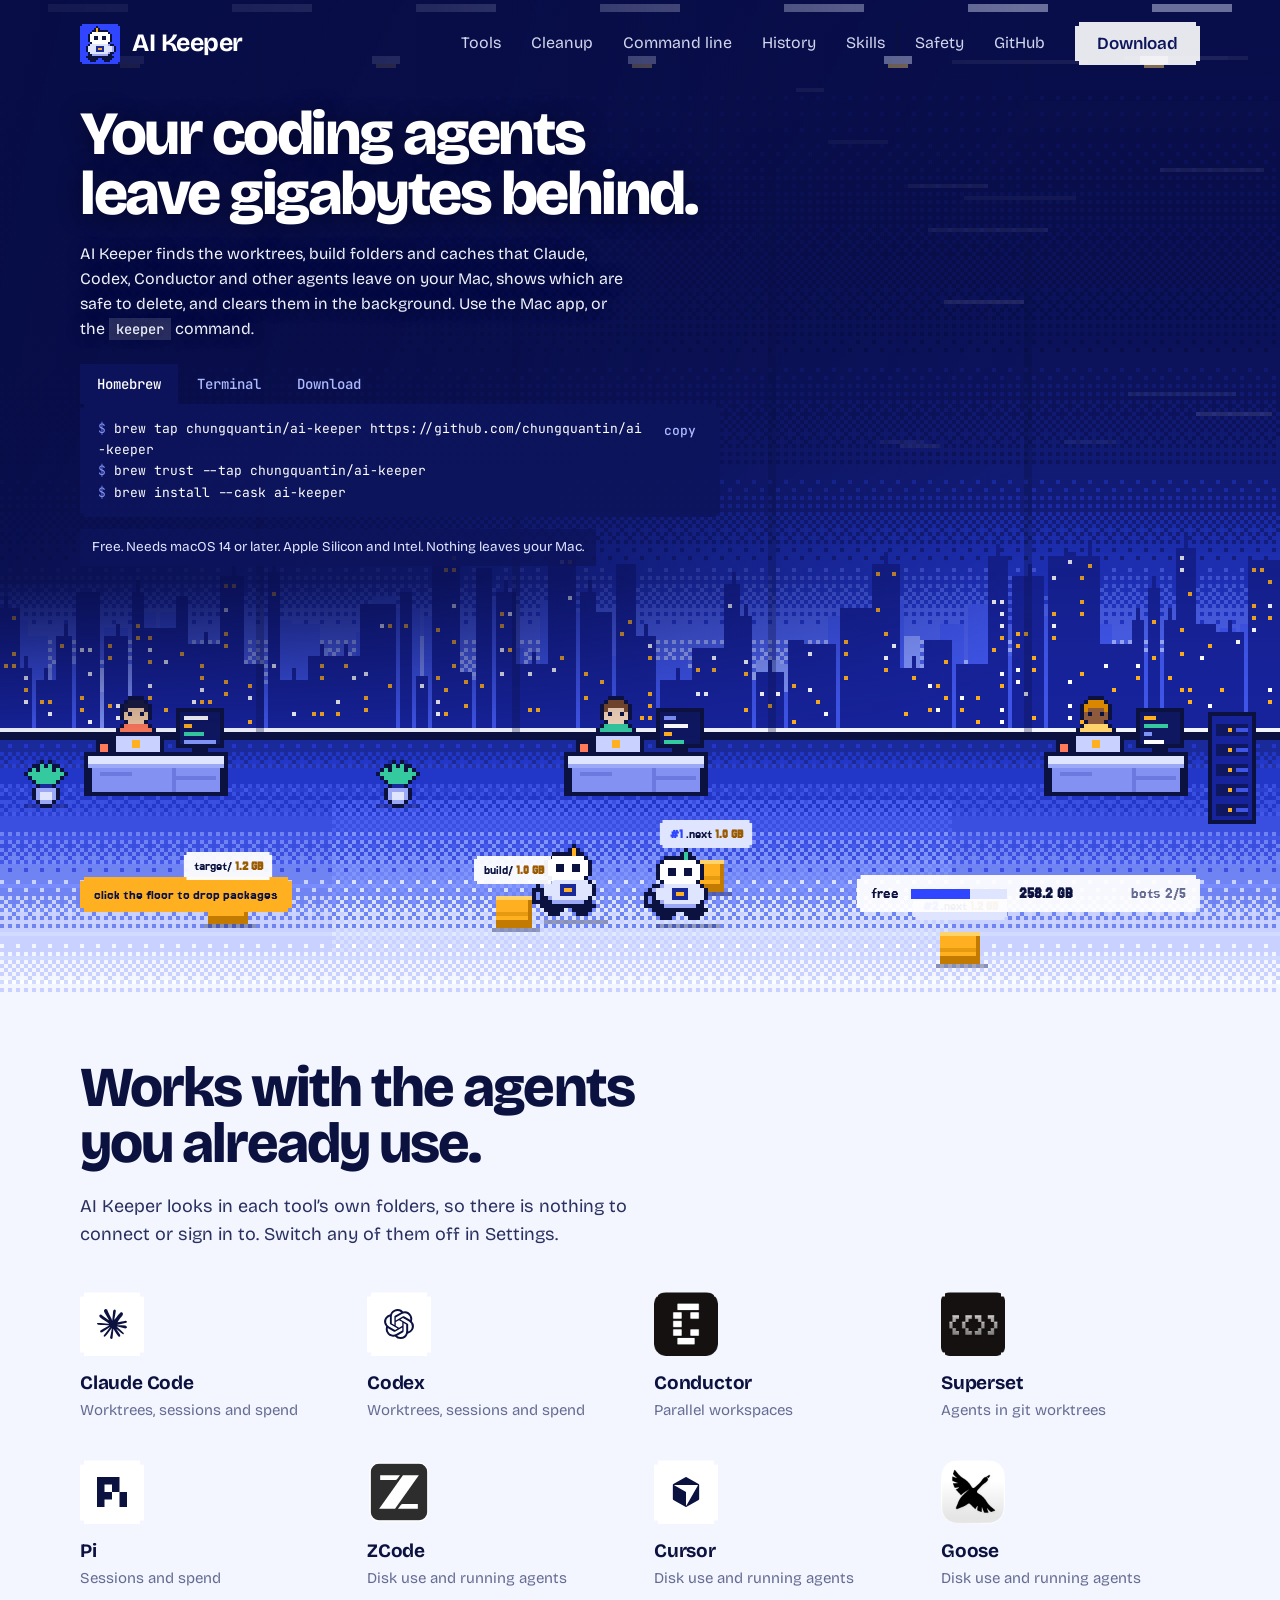
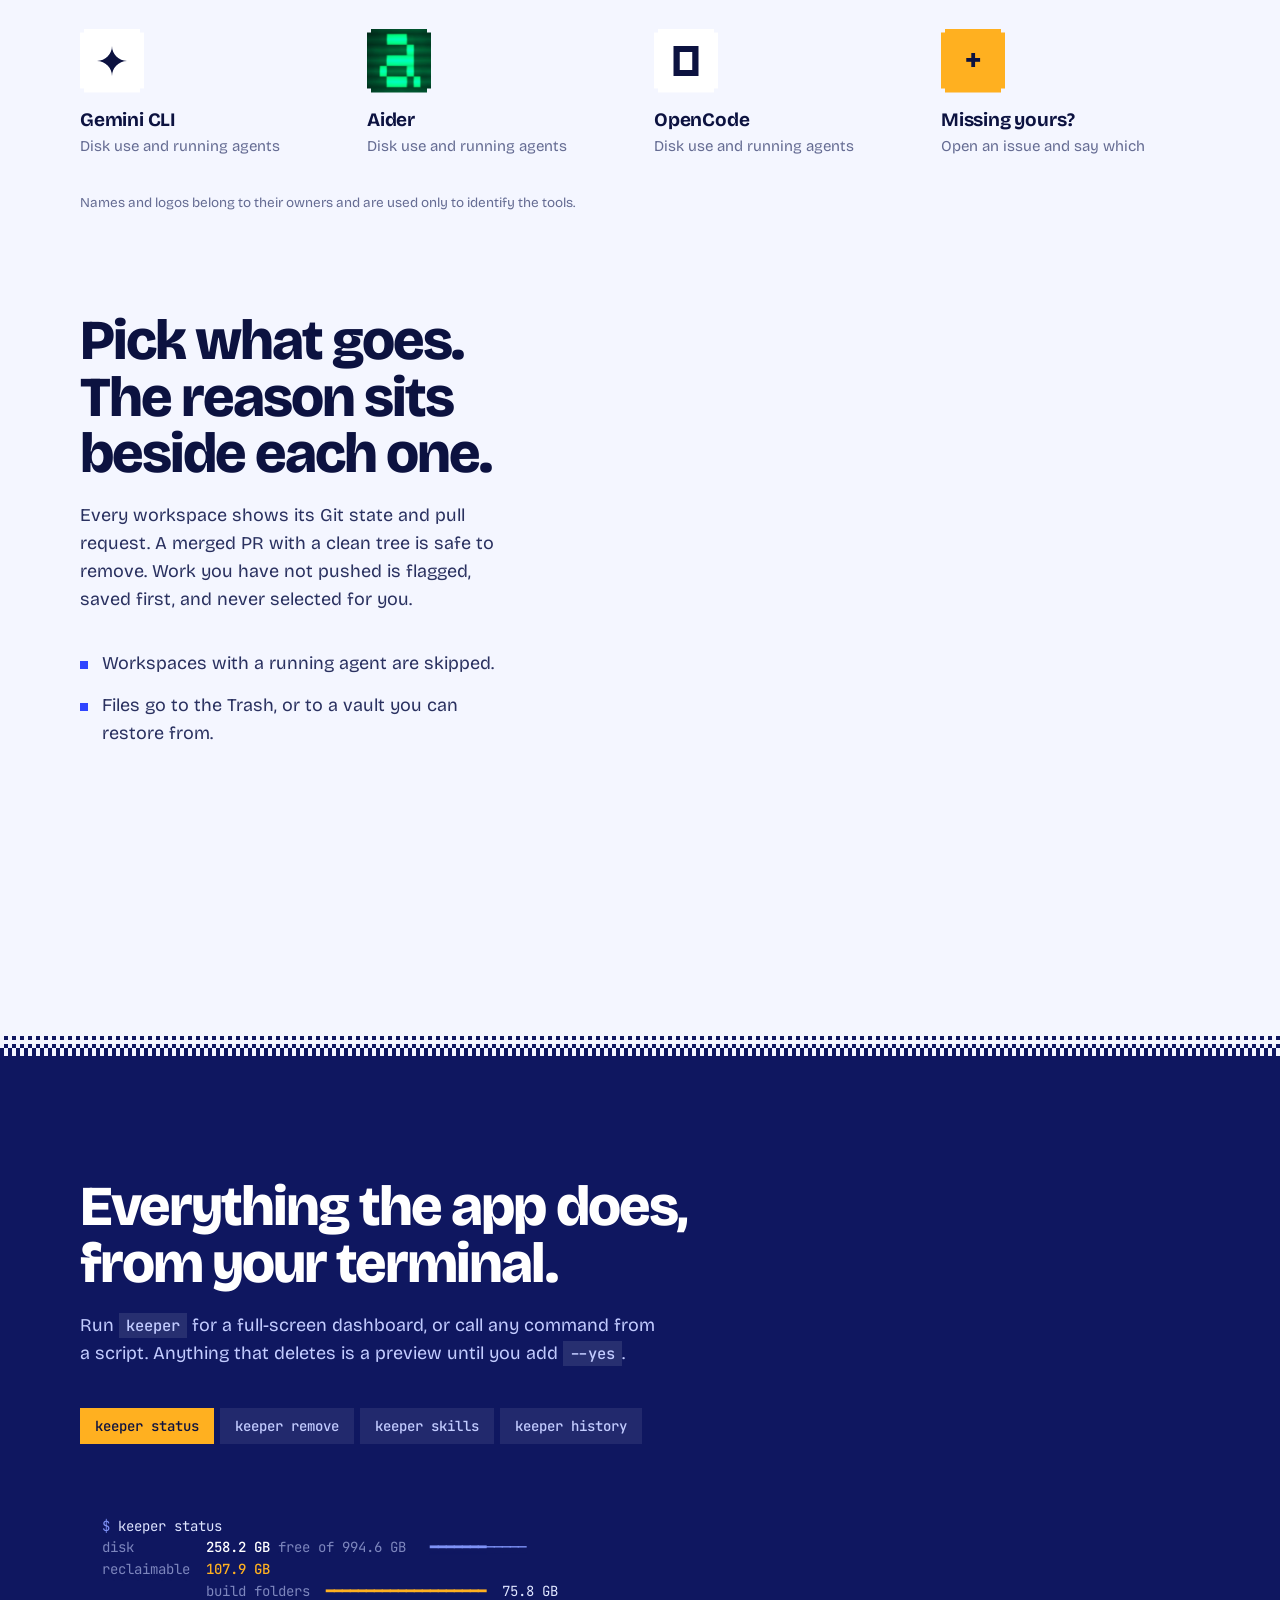
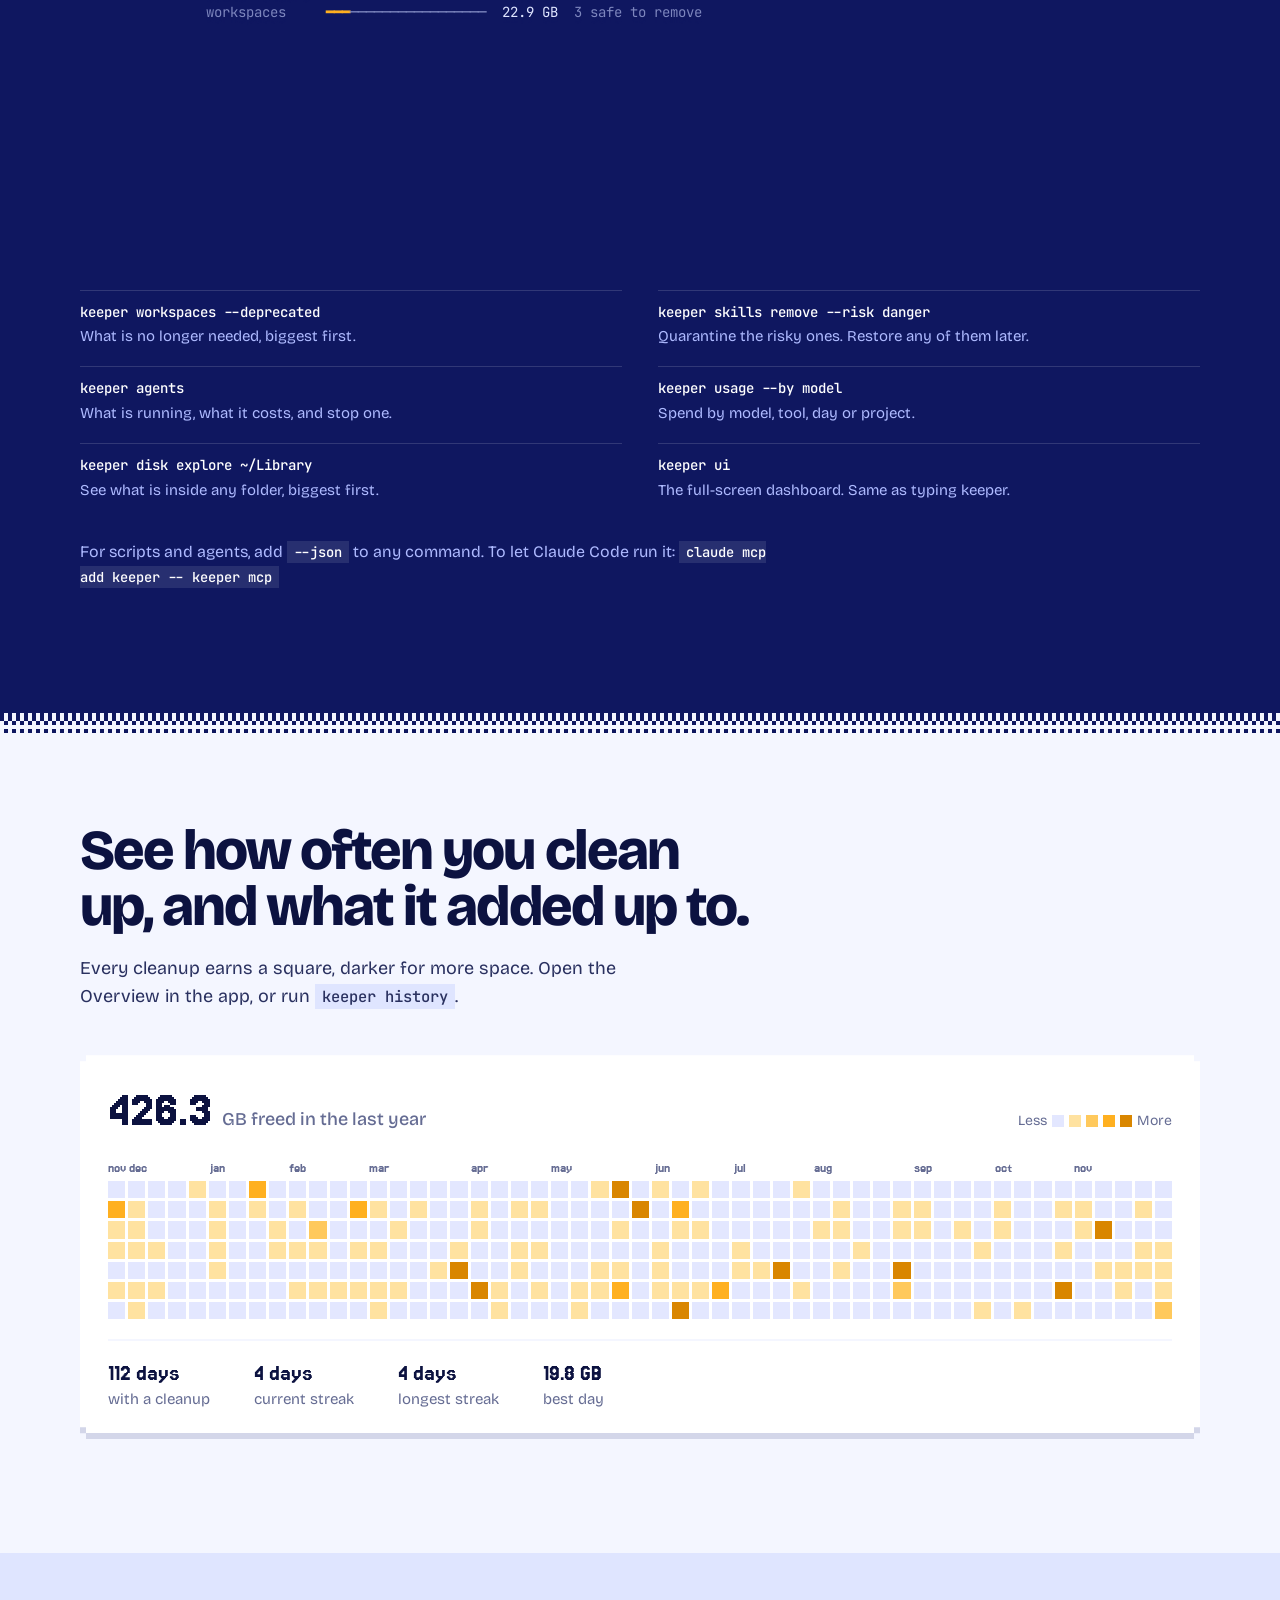
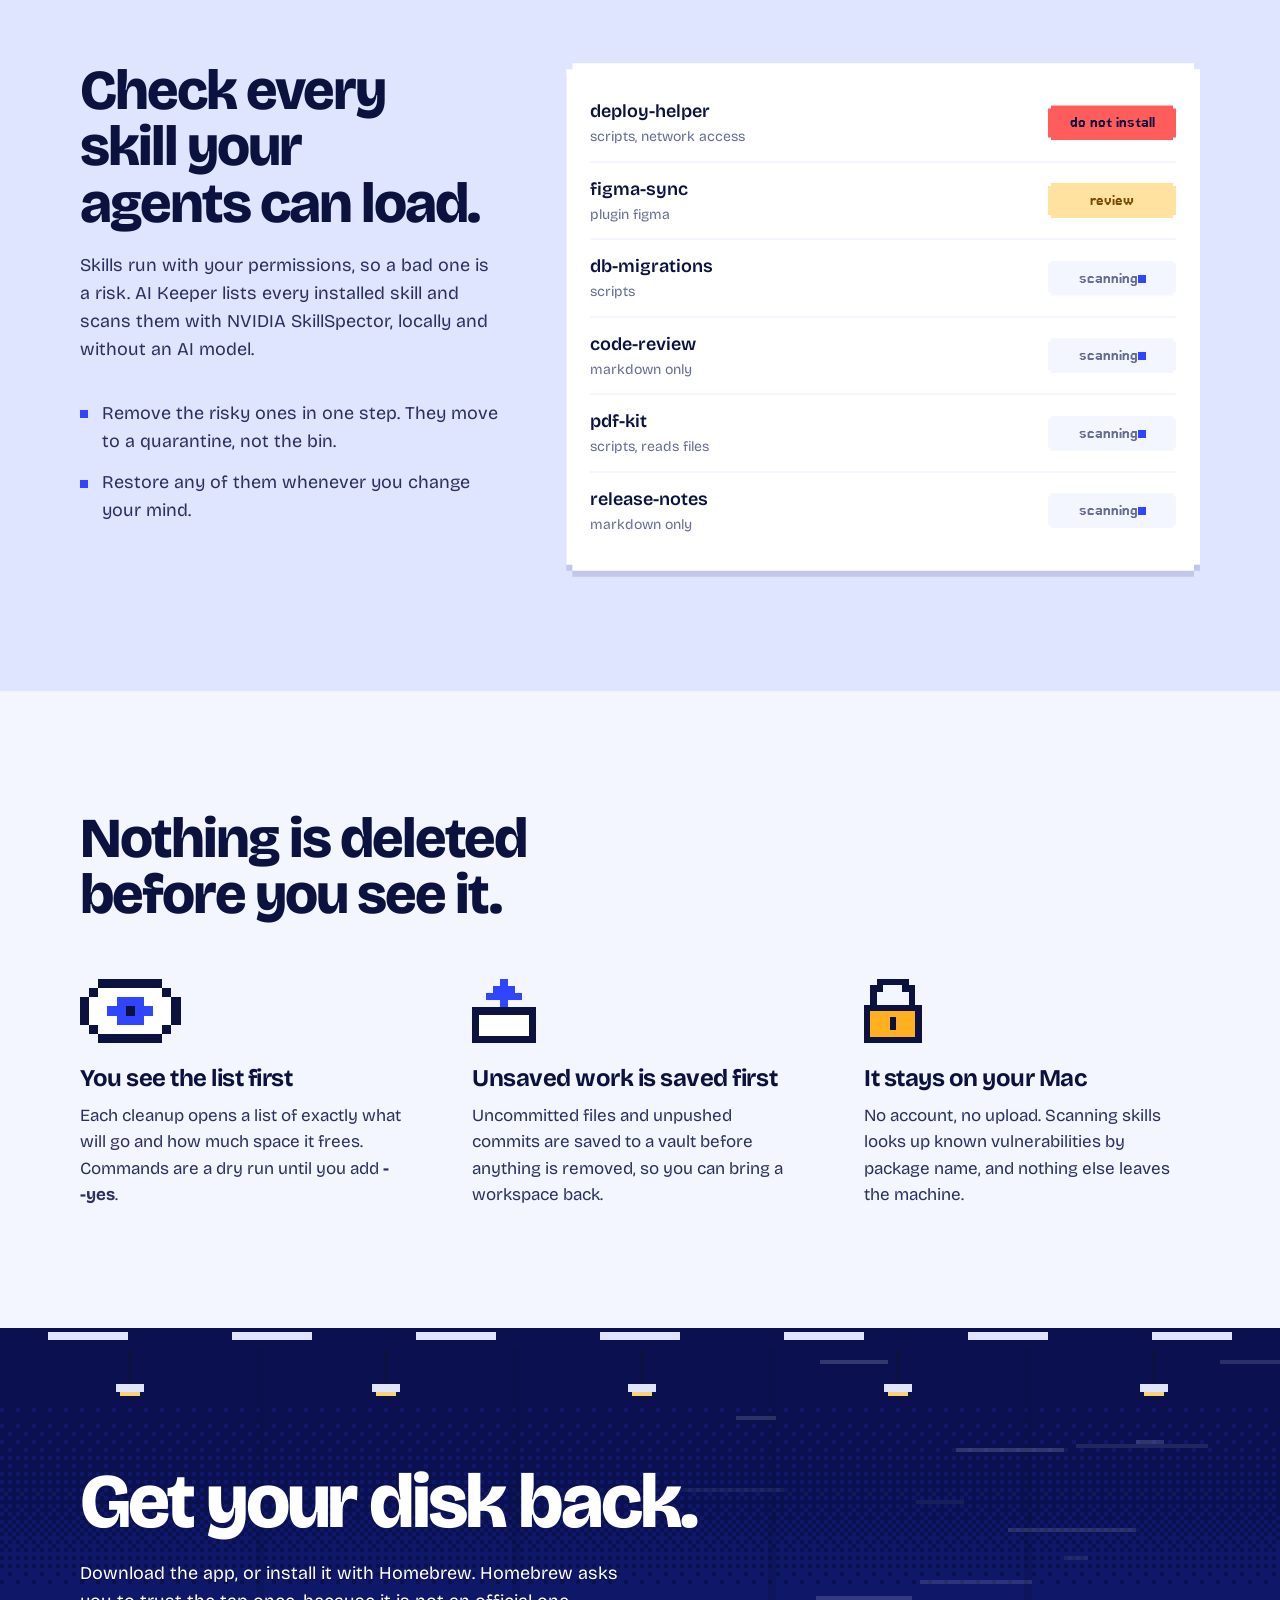
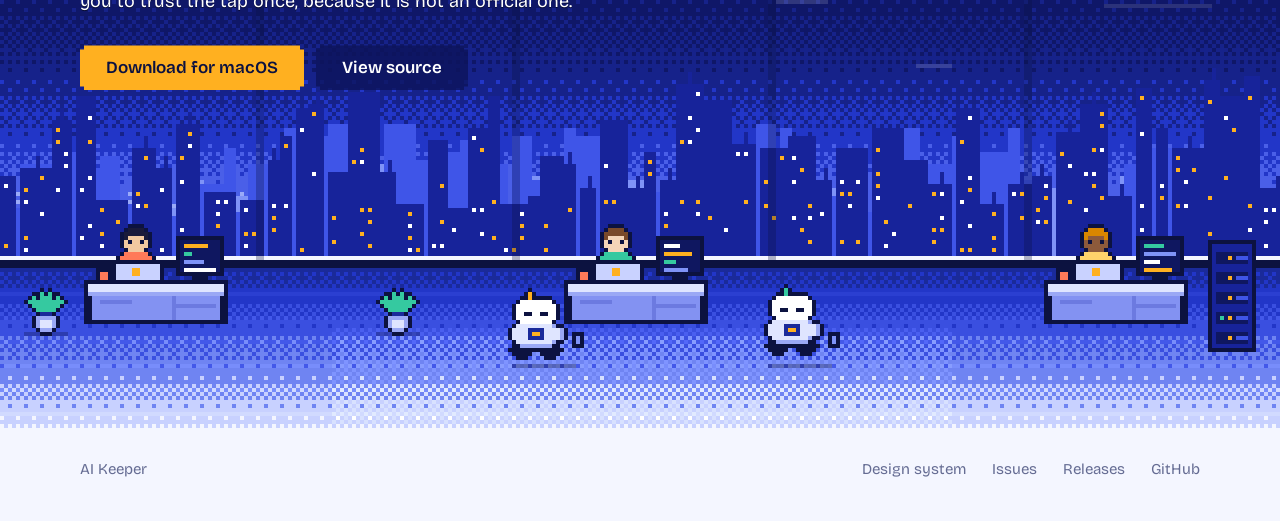
<file: site/index.html>
<!doctype html>
<html lang="en" prefix="og: https://ogp.me/ns#">
<head>
<meta charset="utf-8">
<meta name="viewport" content="width=device-width, initial-scale=1">
<title>AI Keeper: clean up after your coding agents on Mac</title>
<meta name="description" content="AI Keeper is a free Mac app and command line tool that finds the worktrees, build folders and caches Claude Code, Codex, Conductor and other coding agents leave behind, shows what is safe to delete, and clears it in the background.">
<meta name="keywords" content="AI Keeper, Mac cleanup, Claude Code, Codex, Conductor, git worktree cleanup, free disk space, developer disk usage, node_modules, cargo target">
<meta name="author" content="AI Keeper">
<meta name="robots" content="index, follow, max-image-preview:large, max-snippet:-1">
<meta name="theme-color" content="#0f1760">
<meta name="color-scheme" content="light">
<link rel="canonical" href="https://chungquantin.github.io/ai-keeper/">
<link rel="icon" href="favicon.svg?v=3" type="image/svg+xml">
<link rel="icon" href="favicon-32.png?v=3" type="image/png" sizes="32x32">
<link rel="icon" href="favicon-192.png?v=3" type="image/png" sizes="192x192">
<link rel="shortcut icon" href="favicon.ico?v=3">
<link rel="apple-touch-icon" href="apple-touch-icon.png?v=3">
<meta property="og:type" content="website">
<meta property="og:site_name" content="AI Keeper">
<meta property="og:locale" content="en_US">
<meta property="og:title" content="AI Keeper: clean up after your coding agents">
<meta property="og:description" content="See which worktrees, build folders and caches your coding agents left on your Mac, what is safe to delete, and get the space back.">
<meta property="og:url" content="https://chungquantin.github.io/ai-keeper/">
<meta property="og:image" content="https://chungquantin.github.io/ai-keeper/og.png">
<meta property="og:image:type" content="image/png">
<meta property="og:image:width" content="1200">
<meta property="og:image:height" content="630">
<meta property="og:image:alt" content="AI Keeper overview showing 108 GB you can get back, next to the headline: Your coding agents leave gigabytes behind.">
<meta name="twitter:card" content="summary_large_image">
<meta name="twitter:title" content="AI Keeper: clean up after your coding agents">
<meta name="twitter:description" content="See which worktrees, build folders and caches your coding agents left on your Mac, what is safe to delete, and get the space back.">
<meta name="twitter:image" content="https://chungquantin.github.io/ai-keeper/og.png">
<meta name="twitter:image:alt" content="AI Keeper overview showing 108 GB you can get back, next to the headline: Your coding agents leave gigabytes behind.">
<script type="application/ld+json">
{
  "@context": "https://schema.org",
  "@graph": [
    {
      "@type": "SoftwareApplication",
      "@id": "https://chungquantin.github.io/ai-keeper/#app",
      "name": "AI Keeper",
      "description": "A Mac app that finds the worktrees, build folders and caches that AI coding agents leave behind, shows what is safe to delete, and cleans it up in the background.",
      "applicationCategory": "DeveloperApplication",
      "operatingSystem": "macOS 14 or later",
            "url": "https://chungquantin.github.io/ai-keeper/",
      "softwareVersion": "0.2.2",
      "downloadUrl": "https://github.com/chungquantin/ai-keeper/releases/download/v0.2.2/AI-Keeper-0.2.2.zip",
      "image": "https://chungquantin.github.io/ai-keeper/og.png",
      "offers": { "@type": "Offer", "price": "0", "priceCurrency": "USD" },
      "codeRepository": "https://github.com/chungquantin/ai-keeper"
    },
    {
      "@type": "VideoObject",
      "name": "AI Keeper demo",
      "description": "A 45-second walkthrough of AI Keeper: where the disk went, which worktrees are safe to remove, and a cleanup running in the background.",
      "thumbnailUrl": "https://chungquantin.github.io/ai-keeper/media/ai-keeper-demo-poster.webp",
      "contentUrl": "https://chungquantin.github.io/ai-keeper/media/ai-keeper-demo.mp4",
      "uploadDate": "2026-10-20",
      "duration": "PT46S"
    },
    {
      "@type": "WebSite",
      "@id": "https://chungquantin.github.io/ai-keeper/#site",
      "name": "AI Keeper",
      "url": "https://chungquantin.github.io/ai-keeper/"
    }
  ]
}
</script>
<link rel="preconnect" href="https://fonts.googleapis.com">
<link rel="preconnect" href="https://fonts.gstatic.com" crossorigin>
<link href="https://fonts.googleapis.com/css2?family=Bricolage+Grotesque:opsz,wght@12..96,400..800&family=JetBrains+Mono:wght@400;500&family=Jersey+15&display=swap" rel="stylesheet">
<style>
:root{
  --night:#0f1760; --deep:#1a2a9a; --cobalt:#2f45ff; --sky:#7f93f7; --mist:#dfe5ff; --paper:#f4f6ff; --white:#fff;
  --ink:#0c1240; --text:#2a3160; --muted:#656c93; --amber:#ffb020; --amber-d:#9a5a00; --red:#ff5c5c; --line:#d5dbff;
  --px:4px;
  --display:"Bricolage Grotesque",system-ui,sans-serif; --pixel:"Jersey 15","Bricolage Grotesque",monospace; --mono:"JetBrains Mono",ui-monospace,Menlo,monospace;
}
*{box-sizing:border-box;margin:0}
html{scroll-behavior:smooth}
body{background:var(--paper);color:var(--text);font:400 18px/1.55 var(--display);-webkit-font-smoothing:antialiased}
a{color:inherit}
p,li,dd,.lead,.sub{text-wrap:pretty}   /* no one-word last lines */
:focus-visible{outline:3px solid var(--amber);outline-offset:3px}
.wrap{width:min(1120px,100% - 40px);margin-inline:auto}

/* pixel-notched corners: the one shape the whole system uses */
.notch{clip-path:polygon(0 var(--px),var(--px) var(--px),var(--px) 0,calc(100% - var(--px)) 0,calc(100% - var(--px)) var(--px),100% var(--px),100% calc(100% - var(--px)),calc(100% - var(--px)) calc(100% - var(--px)),calc(100% - var(--px)) 100%,var(--px) 100%,var(--px) calc(100% - var(--px)),0 calc(100% - var(--px)))}
.lift{filter:drop-shadow(0 6px 0 rgba(15,23,96,.14))}

.btn{display:inline-flex;align-items:center;gap:10px;padding:14px 26px;font:600 17px/1 var(--display);text-decoration:none;border:0;cursor:pointer;background:var(--white);color:var(--night);--px:4px;transition:transform .12s steps(2)}
.btn:hover{transform:translateY(-2px)}
.btn:active{transform:translateY(1px)}
.btn.primary{background:var(--cobalt);color:#fff}
.btn.amber{background:var(--amber);color:var(--ink)}
.btn.ghost{background:rgba(13,20,92,.82);color:#fff}

/* ---------- nav ---------- */
.nav{position:absolute;inset:0 0 auto;z-index:5;padding:22px 0}
.nav .wrap{display:flex;align-items:center;gap:32px}
.brand{display:flex;align-items:center;gap:12px;font:700 25px/1 var(--display);letter-spacing:-.02em;color:#fff;text-decoration:none}
.brand img{width:40px;height:40px;image-rendering:pixelated}
.nav nav{margin-left:auto;display:flex;align-items:center;gap:30px;color:#e6eaff;font-size:16px}
.nav nav a{text-decoration:none;opacity:.9}.nav nav a:hover{opacity:1;text-decoration:underline;text-underline-offset:5px}

/* ---------- hero ---------- */
.hero{position:relative;min-height:max(1000px,100svh);overflow:hidden;background:var(--night);color:#fff}
.hero canvas{position:absolute;left:0;top:0;image-rendering:pixelated;image-rendering:crisp-edges;image-rendering:pixelated}
.tags{position:absolute;left:0;top:0;pointer-events:none;z-index:4}
.tag{position:absolute;transform:translate(-50%,-100%);font:400 14px/1 var(--pixel);white-space:nowrap;background:rgba(255,255,255,.94);color:var(--ink);padding:7px 10px;--px:3px;transition:opacity .25s}
.tag b{color:var(--amber-d);font-weight:600}
.tag.busy{background:var(--amber)}.tag.busy b{color:var(--ink)}
.pop{position:absolute;transform:translate(-50%,-100%);font:400 17px/1 var(--pixel);color:#fff;text-shadow:0 2px 0 var(--ink);animation:pop 1.3s steps(9) forwards}
@keyframes pop{to{transform:translate(-50%,-190%);opacity:0}}
.shade{position:absolute;inset:0;z-index:2;pointer-events:none;background:linear-gradient(90deg,rgba(8,13,70,.9) 0,rgba(8,13,70,.72) 34%,rgba(8,13,70,.28) 62%,transparent 80%),linear-gradient(180deg,rgba(8,13,70,.55) 0,rgba(8,13,70,.35) 45%,transparent 70%);-webkit-mask-image:linear-gradient(180deg,#000 0,#000 58%,transparent 74%);mask-image:linear-gradient(180deg,#000 0,#000 58%,transparent 74%)}
.hero-inner{position:relative;z-index:3;padding-top:104px;pointer-events:none}
.hero-inner>*{pointer-events:auto}
h1{font:800 clamp(38px,4.8vw,66px)/.98 var(--display);letter-spacing:-.04em;max-width:13.5em;text-wrap:balance;text-shadow:0 2px 24px rgba(0,0,0,.45)}
.lead{margin-top:18px;max-width:34em;font-size:clamp(16px,1.25vw,18px);color:#eef1ff;text-shadow:0 1px 14px rgba(0,0,0,.55)}
.lead code{font:500 .86em var(--mono);background:rgba(255,255,255,.14);padding:2px 7px}
.install{margin-top:22px;max-width:640px}
.tabs{display:flex;gap:2px}
.tabs button{font:500 14px/1 var(--mono);padding:13px 17px;border:0;background:transparent;color:#aebaff;cursor:pointer}
.tabs button[aria-selected=true]{background:rgba(13,20,92,.9);color:#fff}
.code{display:flex;align-items:flex-start;gap:16px;background:rgba(13,20,92,.9);padding:14px 18px;font:400 13px/1.65 var(--mono);color:#fff;min-height:64px}
.code pre{flex:1;white-space:pre-wrap;word-break:break-all;font:inherit;margin:0}
.code .p{color:#7f93f7;user-select:none}
.code button,.code a.get{flex:none;font:500 13px/1 var(--mono);color:#aebaff;background:transparent;border:0;cursor:pointer;padding:6px;text-decoration:none}
.code button:hover,.code a.get:hover{color:#fff}
.fine{margin-top:12px;font-size:13.5px;color:#dfe5ff;display:inline-block;background:rgba(13,20,92,.78);padding:8px 12px}
.hud{position:absolute;right:max(20px,calc((100% - 1120px)/2));bottom:88px;z-index:5;white-space:nowrap;display:flex;align-items:center;gap:12px;font:400 17px/1 var(--pixel);background:rgba(255,255,255,.94);color:var(--ink);padding:10px 14px;--px:4px}
.hint{position:absolute;left:max(20px,calc((100% - 1120px)/2));bottom:88px;z-index:3;font:400 15px/1 var(--pixel);background:var(--amber);color:var(--ink);padding:10px 14px;--px:4px;animation:nudge 1.6s steps(2) infinite;pointer-events:none}
@keyframes nudge{50%{transform:translateY(-3px)}}
.hero canvas{cursor:pointer}
.tag.wait{background:#dfe5ff}
.tag.wait::before{content:'#' attr(data-q) ' ';color:var(--cobalt);font-weight:600}
.hud i{display:block;width:96px;height:10px;background:var(--mist);position:relative}
.hud i b{position:absolute;inset:0 auto 0 0;background:var(--cobalt);width:50%;transition:width .3s steps(8)}
.hud strong{font-weight:600;min-width:5.2em}
.hud em{font-style:normal;color:var(--amber-d)}

/* ---------- sections ---------- */
section{position:relative}
.sec{padding:120px 0}
.sec h2{font:800 clamp(34px,4.4vw,58px)/1 var(--display);letter-spacing:-.035em;max-width:13em;text-wrap:balance;color:var(--ink)}
.sec .sub{margin-top:20px;max-width:32em;color:var(--text)}
.split{display:grid;grid-template-columns:minmax(0,.8fr) minmax(0,1.2fr);gap:64px;align-items:start}
.works{padding:44px 0 0;font-size:17px;color:var(--muted)}
.works b{font-weight:600;color:var(--ink)}
.dither{height:24px;--c:var(--night);background-repeat:repeat-x;background-size:8px 8px;
  background-image:conic-gradient(var(--c) 25%,transparent 0),conic-gradient(var(--c) 25%,transparent 0 50%,var(--c) 0 75%,transparent 0),conic-gradient(transparent 25%,var(--c) 0);
  background-position:0 0,0 8px,0 16px}
.dither.up{transform:scaleY(-1)}


/* supported tools */
.tools{list-style:none;padding:0;margin:44px 0 0;display:grid;grid-template-columns:repeat(4,1fr);gap:38px 28px}
.tools li{display:flex;flex-direction:column;gap:4px}
.tools .mark{width:64px;height:64px;display:grid;place-items:center;background:#fff;color:var(--ink);margin-bottom:12px;--px:4px;font:400 30px/1 var(--pixel);text-decoration:none}
.tools .mark svg{width:30px;height:30px}
.tools .mark.pic{padding:0;overflow:hidden;background:transparent}
.tools .mark.pic img{width:100%;height:100%;display:block;object-fit:cover}
.tools .mark span{letter-spacing:-.02em}
.tools .mark.ask{background:var(--amber);font-size:34px}
.tools b{font:700 19px/1.2 var(--display);color:var(--ink);letter-spacing:-.01em}
.tools li>span{font-size:15px;color:var(--muted)}
.mini{margin-top:34px;font-size:13.5px;color:var(--muted);max-width:46em}
@media (max-width:900px){.tools{grid-template-columns:repeat(2,1fr)}}
/* picker */
.picker{background:var(--white);padding:26px 26px 22px;--px:6px}
.picker h3{font:400 17px/1 var(--pixel);color:var(--muted);margin-bottom:12px;display:flex;justify-content:space-between}
.row{display:grid;grid-template-columns:28px 78px minmax(0,1fr) 150px;gap:14px;align-items:center;padding:14px 4px;border-top:2px solid var(--paper);cursor:pointer}
.row:first-of-type{border-top:0}
.row .box{width:22px;height:22px;border:3px solid var(--ink);background:#fff;display:grid;place-items:center}
.row[aria-checked=true] .box{background:var(--cobalt)}
.row[aria-checked=true] .box::after{content:"";width:8px;height:8px;background:#fff}
.row.locked{cursor:not-allowed;opacity:.62}
.row.locked .box{border-color:var(--muted);background:var(--paper)}
.row .sz{font:400 20px/1 var(--pixel);color:var(--ink);text-align:right}
.row .nm{min-width:0}
.row .nm strong{display:block;font-weight:600;color:var(--ink);white-space:nowrap;overflow:hidden;text-overflow:ellipsis}
.row .nm span{font-size:14.5px;color:var(--muted);display:block}
.row .bar{height:10px;background:var(--mist);position:relative}
.row .bar i{position:absolute;inset:0 auto 0 0;background:var(--amber)}
.row.locked .bar i{background:var(--red)}
.row.gone{animation:gone .7s steps(7) forwards;pointer-events:none}
@keyframes gone{40%{opacity:.8;filter:contrast(1.8)}100%{opacity:0;transform:translateX(26px);height:0;padding:0;border:0}}
.pbar{display:flex;align-items:center;justify-content:space-between;gap:16px;margin-top:14px;padding-top:18px;border-top:2px solid var(--paper)}
.pbar .tot{font:400 28px/1 var(--pixel);color:var(--ink)}
.pbar .tot small{display:block;font:500 13px/1 var(--display);color:var(--muted);margin-bottom:6px}
.pbar .tot.done{color:var(--cobalt)}
.pbar button.btn[disabled]{opacity:.4;cursor:not-allowed;transform:none}
.undo{background:none;border:0;font:500 15px/1 var(--display);color:var(--cobalt);text-decoration:underline;text-underline-offset:4px;cursor:pointer;margin-left:12px}

/* terminal */
.dark{background:var(--night);color:#e6eaff}
.dark h2{color:#fff}.dark .sub{color:#c3ccff}
.term-tabs{display:flex;gap:6px;flex-wrap:wrap;margin-bottom:18px}
.term-tabs button{font:500 14px/1 var(--mono);padding:11px 15px;border:0;color:#c3ccff;background:rgba(255,255,255,.08);cursor:pointer;--px:3px}
.term-tabs button[aria-selected=true]{background:var(--amber);color:var(--ink)}
.term{background:#090f3f;--px:6px}
.term .bar{display:flex;gap:6px;padding:12px 16px;background:#141f7a}
.term .bar i{width:10px;height:10px;background:#3f55e8}
.term .bar span{margin-left:8px;font:500 12px/10px var(--mono);color:#aebaff}
.term pre{font:400 14px/1.55 var(--mono);color:#dfe5ff;padding:20px 22px 26px;min-height:360px;overflow-x:auto;white-space:pre}
.term .c{color:#7f93f7}.term .a{color:var(--amber)}.term .g{color:#7d86bd}.term .r{color:#ff8484}.term .b{font-weight:500;color:#fff}.term .u{color:var(--amber);font-weight:500}
.caret{display:inline-block;width:.6em;height:1.1em;background:var(--amber);vertical-align:-.18em;animation:blink 1s steps(2) infinite}
@keyframes blink{50%{opacity:0}}
.cmds{margin-top:34px;display:grid;grid-template-columns:1fr 1fr;gap:6px 36px;font-size:16px}
.cmds div{padding:12px 0;border-top:1px solid rgba(255,255,255,.14)}
.cmds dt{font:500 14px/1.4 var(--mono);color:#fff}
.cmds dd{color:#aebaff;margin-top:3px;font-size:15px}
.scriptnote{margin-top:26px;font-size:16px;color:#aebaff;max-width:44em}
.scriptnote code{font:500 .86em var(--mono);color:#fff;background:rgba(255,255,255,.1);padding:2px 7px}

/* history */
.chart{background:#fff;padding:28px 28px 22px;margin-top:44px;--px:6px}
.chart .head{display:flex;align-items:baseline;justify-content:space-between;gap:20px;flex-wrap:wrap}
.chart .total{font:400 54px/1 var(--pixel);color:var(--ink)}
.chart .total small{font:500 18px/1 var(--display);color:var(--muted);margin-left:10px}
.months,.grid{display:grid;grid-auto-flow:column;gap:3px}
.months{margin-top:22px;height:18px;font:400 14px/18px var(--pixel);color:var(--muted)}
.months span{overflow:visible;white-space:nowrap}
.grid{grid-template-rows:repeat(7,1fr);margin-top:4px}
.grid i{aspect-ratio:1;background:#e3e7ff;display:block}
.grid i.l1{background:#ffe2a0}.grid i.l2{background:#ffc95c}.grid i.l3{background:#ffb020}.grid i.l4{background:#d98600}
.grid i.f{background:transparent}
.grid i:not(.f):hover{outline:2px solid var(--ink);outline-offset:1px}
.legend{display:flex;align-items:center;gap:5px;font-size:14px;color:var(--muted)}
.legend i{width:12px;height:12px;display:block}
.facts{display:flex;gap:44px;flex-wrap:wrap;margin-top:20px;padding-top:18px;border-top:2px solid var(--paper)}
.facts div{font-size:15px;color:var(--muted)}.facts b{display:block;font:400 24px/1.2 var(--pixel);color:var(--ink)}
.tip{position:fixed;z-index:50;background:var(--ink);color:#fff;font:400 15px/1 var(--pixel);padding:8px 11px;pointer-events:none;transform:translate(-50%,-130%);display:none;--px:3px}

/* skills */
.skills{background:var(--white);padding:22px 24px;--px:6px}
.sk{display:grid;grid-template-columns:1fr auto;gap:12px;align-items:center;padding:13px 0;border-top:2px solid var(--paper)}
.sk:first-child{border-top:0}
.sk strong{font-weight:600;color:var(--ink)}.sk small{display:block;color:var(--muted);font-size:14px}
.verdict{font:400 17px/1 var(--pixel);padding:9px 12px;min-width:128px;text-align:center;--px:3px;background:var(--paper);color:var(--muted)}
.verdict.scan::after{content:"";display:inline-block;width:8px;height:8px;background:var(--cobalt);animation:spin .5s steps(4) infinite}
@keyframes spin{0%{transform:translate(-5px,-5px)}25%{transform:translate(5px,-5px)}50%{transform:translate(5px,5px)}75%{transform:translate(-5px,5px)}}
.verdict.ok{background:var(--mist);color:var(--deep)}.verdict.rev{background:#ffe2a0;color:#7a4a00}.verdict.bad{background:var(--red);color:var(--ink)}
.rules{margin-top:36px;display:grid;gap:14px;max-width:34em}
.rules p{padding-left:22px;position:relative}
.rules p::before{content:"";position:absolute;left:0;top:.6em;width:8px;height:8px;background:var(--cobalt)}

/* safety */
.trio{display:grid;grid-template-columns:repeat(3,1fr);gap:56px;margin-top:56px}
.trio svg{display:block;width:auto;height:64px;margin-bottom:22px;shape-rendering:crispEdges}
.trio h3{font:700 24px/1.15 var(--display);letter-spacing:-.02em;color:var(--ink)}
.trio p{margin-top:10px;color:var(--text);font-size:17px}

/* final */
.final{position:relative;background:var(--night);color:#fff;overflow:hidden;min-height:700px;display:flex;align-items:center}
.final canvas{position:absolute;left:0;top:0;image-rendering:pixelated}
.final .wrap{position:relative;z-index:2;padding:100px 0 300px}
.final h2{font:800 clamp(44px,6vw,84px)/.96 var(--display);letter-spacing:-.04em;color:#fff;max-width:10em}
.final p{margin-top:20px;max-width:30em;color:#fff;text-shadow:0 1px 0 rgba(0,0,0,.5)}
.final .cta{margin-top:30px;display:flex;gap:12px;flex-wrap:wrap}
footer{background:var(--paper);padding:30px 0 40px;color:var(--muted);font-size:15px}
footer .wrap{display:flex;gap:26px;flex-wrap:wrap}
footer a{text-decoration:none}footer a:hover{text-decoration:underline}
footer span:first-child{margin-right:auto}

@media (max-width:900px){
  .split{grid-template-columns:1fr;gap:40px}
  .trio{grid-template-columns:1fr;gap:38px}
  .cmds{grid-template-columns:1fr}
  .nav nav a:not(.btn){display:none}
  .hud{bottom:70px}
}
@media (max-width:620px){
  .sec{padding:84px 0}
  .row{grid-template-columns:26px 64px minmax(0,1fr);}
  .row .bar{display:none}
  .hero-inner{padding-top:110px;padding-bottom:300px}
  .code pre{white-space:pre;overflow-x:auto;word-break:normal;font-size:12.5px}
  .fine{font-size:14px}
  .hud i{display:none}
  .chart{padding:18px 14px}.chart .total{font-size:34px}
  .term pre{font-size:12.5px}
}
@media (prefers-reduced-motion:reduce){*{animation:none!important;transition:none!important}html{scroll-behavior:auto}}
</style>
</head>
<body>

<header class="hero" id="top">
  <canvas id="scene" aria-hidden="true"></canvas>
  <div class="shade"></div>
  <div class="tags" id="tags" aria-hidden="true"></div>
  <div class="nav"><div class="wrap">
    <a class="brand" href="#top"><img src="logo-robot.svg" alt="">AI Keeper</a>
    <nav aria-label="Main">
      <a href="#tools">Tools</a><a href="#picker">Cleanup</a><a href="#terminal">Command line</a><a href="#history">History</a><a href="#skills">Skills</a><a href="#safety">Safety</a><a href="https://github.com/chungquantin/ai-keeper">GitHub</a>
      <a class="btn notch" href="#get" style="padding:13px 22px">Download</a>
    </nav>
  </div></div>
  <div class="wrap hero-inner">
    <h1>Your coding agents leave gigabytes behind.</h1>
    <p class="lead">AI Keeper finds the worktrees, build folders and caches that Claude, Codex, Conductor and other agents leave on your Mac, shows which are safe to delete, and clears them in the background. Use the Mac app, or the <code>keeper</code> command.</p>
    <div class="install">
      <div class="tabs" role="tablist" aria-label="Install method">
        <button role="tab" aria-selected="true" data-t="brew">Homebrew</button>
        <button role="tab" aria-selected="false" data-t="curl">Terminal</button>
        <button role="tab" aria-selected="false" data-t="zip">Download</button>
      </div>
      <div class="code notch" id="codebox"></div>
    </div>
    <p class="fine">Free. Needs macOS 14 or later. Apple Silicon and Intel. Nothing leaves your Mac.</p>
  </div>
  <div class="hud notch" aria-hidden="true"><span>free</span><i><b id="hudbar"></b></i><strong id="hudfree">258.2 GB</strong><em id="hudgot"></em><span id="hudbots" style="color:var(--muted)"></span></div>
  <div class="hint notch" id="hint" aria-hidden="true">click the floor to drop packages</div>
</header>

<main>
<section class="sec" id="tools" style="padding-top:60px;padding-bottom:40px">
  <div class="wrap">
    <h2>Works with the agents you already use.</h2>
    <p class="sub">AI Keeper looks in each tool&rsquo;s own folders, so there is nothing to connect or sign in to. Switch any of them off in Settings.</p>
    <ul class="tools">
      <li><div class="mark notch"><svg fill="currentColor" aria-hidden="true" viewBox="0 0 24 24" xmlns="http://www.w3.org/2000/svg"><path d="m4.7144 15.9555 4.7174-2.6471.079-.2307-.079-.1275h-.2307l-.7893-.0486-2.6956-.0729-2.3375-.0971-2.2646-.1214-.5707-.1215-.5343-.7042.0546-.3522.4797-.3218.686.0608 1.5179.1032 2.2767.1578 1.6514.0972 2.4468.255h.3886l.0546-.1579-.1336-.0971-.1032-.0972L6.973 9.8356l-2.55-1.6879-1.3356-.9714-.7225-.4918-.3643-.4614-.1578-1.0078.6557-.7225.8803.0607.2246.0607.8925.686 1.9064 1.4754 2.4893 1.8336.3643.3035.1457-.1032.0182-.0728-.164-.2733-1.3539-2.4467-1.445-2.4893-.6435-1.032-.17-.6194c-.0607-.255-.1032-.4674-.1032-.7285L6.287.1335 6.6997 0l.9957.1336.419.3642.6192 1.4147 1.0018 2.2282 1.5543 3.0296.4553.8985.2429.8318.091.255h.1579v-.1457l.1275-1.706.2368-2.0947.2307-2.6957.0789-.7589.3764-.9107.7468-.4918.5828.2793.4797.686-.0668.4433-.2853 1.8517-.5586 2.9021-.3643 1.9429h.2125l.2429-.2429.9835-1.3053 1.6514-2.0643.7286-.8196.85-.9046.5464-.4311h1.0321l.759 1.1293-.34 1.1657-1.0625 1.3478-.8804 1.1414-1.2628 1.7-.7893 1.36.0729.1093.1882-.0183 2.8535-.607 1.5421-.2794 1.8396-.3157.8318.3886.091.3946-.3278.8075-1.967.4857-2.3072.4614-3.4364.8136-.0425.0304.0486.0607 1.5482.1457.6618.0364h1.621l3.0175.2247.7892.522.4736.6376-.079.4857-1.2142.6193-1.6393-.3886-3.825-.9107-1.3113-.3279h-.1822v.1093l1.0929 1.0686 2.0035 1.8092 2.5075 2.3314.1275.5768-.3218.4554-.34-.0486-2.2039-1.6575-.85-.7468-1.9246-1.621h-.1275v.17l.4432.6496 2.3436 3.5214.1214 1.0807-.17.3521-.6071.2125-.6679-.1214-1.3721-1.9246L14.38 17.959l-1.1414-1.9428-.1397.079-.674 7.2552-.3156.3703-.7286.2793-.6071-.4614-.3218-.7468.3218-1.4753.3886-1.9246.3157-1.53.2853-1.9004.17-.6314-.0121-.0425-.1397.0182-1.4328 1.9672-2.1796 2.9446-1.7243 1.8456-.4128.164-.7164-.3704.0667-.6618.4008-.5889 2.386-3.0357 1.4389-1.882.929-1.0868-.0062-.1579h-.0546l-6.3385 4.1164-1.1293.1457-.4857-.4554.0608-.7467.2307-.2429 1.9064-1.3114Z"/></svg></div><b>Claude Code</b><span>Worktrees, sessions and spend</span></li>
      <li><div class="mark notch"><svg fill="currentColor" aria-hidden="true" viewBox="0 0 24 24" xmlns="http://www.w3.org/2000/svg"><path d="M22.2819 9.8211a5.9847 5.9847 0 0 0-.5157-4.9108 6.0462 6.0462 0 0 0-6.5098-2.9A6.0651 6.0651 0 0 0 4.9807 4.1818a5.9847 5.9847 0 0 0-3.9977 2.9 6.0462 6.0462 0 0 0 .7427 7.0966 5.98 5.98 0 0 0 .511 4.9107 6.051 6.051 0 0 0 6.5146 2.9001A5.9847 5.9847 0 0 0 13.2599 24a6.0557 6.0557 0 0 0 5.7718-4.2058 5.9894 5.9894 0 0 0 3.9977-2.9001 6.0557 6.0557 0 0 0-.7475-7.0729zm-9.022 12.6081a4.4755 4.4755 0 0 1-2.8764-1.0408l.1419-.0804 4.7783-2.7582a.7948.7948 0 0 0 .3927-.6813v-6.7369l2.02 1.1686a.071.071 0 0 1 .038.052v5.5826a4.504 4.504 0 0 1-4.4945 4.4944zm-9.6607-4.1254a4.4708 4.4708 0 0 1-.5346-3.0137l.142.0852 4.783 2.7582a.7712.7712 0 0 0 .7806 0l5.8428-3.3685v2.3324a.0804.0804 0 0 1-.0332.0615L9.74 19.9502a4.4992 4.4992 0 0 1-6.1408-1.6464zM2.3408 7.8956a4.485 4.485 0 0 1 2.3655-1.9728V11.6a.7664.7664 0 0 0 .3879.6765l5.8144 3.3543-2.0201 1.1685a.0757.0757 0 0 1-.071 0l-4.8303-2.7865A4.504 4.504 0 0 1 2.3408 7.872zm16.5963 3.8558L13.1038 8.364 15.1192 7.2a.0757.0757 0 0 1 .071 0l4.8303 2.7913a4.4944 4.4944 0 0 1-.6765 8.1042v-5.6772a.79.79 0 0 0-.407-.667zm2.0107-3.0231l-.142-.0852-4.7735-2.7818a.7759.7759 0 0 0-.7854 0L9.409 9.2297V6.8974a.0662.0662 0 0 1 .0284-.0615l4.8303-2.7866a4.4992 4.4992 0 0 1 6.6802 4.66zM8.3065 12.863l-2.02-1.1638a.0804.0804 0 0 1-.038-.0567V6.0742a4.4992 4.4992 0 0 1 7.3757-3.4537l-.142.0805L8.704 5.459a.7948.7948 0 0 0-.3927.6813zm1.0976-2.3654l2.602-1.4998 2.6069 1.4998v2.9994l-2.5974 1.4997-2.6067-1.4997Z"/></svg></div><b>Codex</b><span>Worktrees, sessions and spend</span></li>
      <li><div class="mark notch pic"><img src="assets/tools/conductor.png" alt="" width="64" height="64" loading="lazy"></div><b>Conductor</b><span>Parallel workspaces</span></li>
      <li><div class="mark notch pic"><img src="assets/tools/superset.png" alt="" width="64" height="64" loading="lazy"></div><b>Superset</b><span>Agents in git worktrees</span></li>
      <li><div class="mark notch"><svg fill="currentColor" aria-hidden="true" viewBox="0 0 24 24" xmlns="http://www.w3.org/2000/svg"><path d="M0 0v24h6v-6h6v-6H6V6h6v6h6V0Zm18 12v12h6V12Z"/></svg></div><b>Pi</b><span>Sessions and spend</span></li>
      <li><div class="mark notch pic"><img src="assets/tools/zai.svg" alt="" width="64" height="64" loading="lazy"></div><b>ZCode</b><span>Disk use and running agents</span></li>
      <li><div class="mark notch"><svg fill="currentColor" aria-hidden="true" viewBox="0 0 24 24" xmlns="http://www.w3.org/2000/svg"><path d="M11.503.131 1.891 5.678a.84.84 0 0 0-.42.726v11.188c0 .3.162.575.42.724l9.609 5.55a1 1 0 0 0 .998 0l9.61-5.55a.84.84 0 0 0 .42-.724V6.404a.84.84 0 0 0-.42-.726L12.497.131a1.01 1.01 0 0 0-.996 0M2.657 6.338h18.55c.263 0 .43.287.297.515L12.23 22.918c-.062.107-.229.064-.229-.06V12.335a.59.59 0 0 0-.295-.51l-9.11-5.257c-.109-.063-.064-.23.061-.23"/></svg></div><b>Cursor</b><span>Disk use and running agents</span></li>
      <li><div class="mark notch pic"><img src="assets/tools/goose.png" alt="" width="64" height="64" loading="lazy"></div><b>Goose</b><span>Disk use and running agents</span></li>
      <li><div class="mark notch"><svg fill="currentColor" aria-hidden="true" viewBox="0 0 24 24" xmlns="http://www.w3.org/2000/svg"><path d="M11.04 19.32Q12 21.51 12 24q0-2.49.93-4.68.96-2.19 2.58-3.81t3.81-2.55Q21.51 12 24 12q-2.49 0-4.68-.93a12.3 12.3 0 0 1-3.81-2.58 12.3 12.3 0 0 1-2.58-3.81Q12 2.49 12 0q0 2.49-.96 4.68-.93 2.19-2.55 3.81a12.3 12.3 0 0 1-3.81 2.58Q2.49 12 0 12q2.49 0 4.68.96 2.19.93 3.81 2.55t2.55 3.81"/></svg></div><b>Gemini CLI</b><span>Disk use and running agents</span></li>
      <li><div class="mark notch pic"><img src="assets/tools/aider.png" alt="" width="64" height="64" loading="lazy"></div><b>Aider</b><span>Disk use and running agents</span></li>
      <li><div class="mark notch"><svg fill="currentColor" aria-hidden="true" viewBox="0 0 24 24" xmlns="http://www.w3.org/2000/svg"><path d="M22 24H2V0h20zM17 4.8H7v14.4h10z"/></svg></div><b>OpenCode</b><span>Disk use and running agents</span></li>
      <li><a class="mark notch ask" href="https://github.com/chungquantin/ai-keeper/issues/new" aria-label="Request a tool">+</a><b>Missing yours?</b><span>Open an issue and say which</span></li>
    </ul>
    <p class="mini">Names and logos belong to their owners and are used only to identify the tools.</p>
  </div>
</section>

<section class="sec" id="picker" style="padding-top:60px">
  <div class="wrap split">
    <div>
      <h2>Pick what goes. The reason sits beside each one.</h2>
      <p class="sub">Every workspace shows its Git state and pull request. A merged PR with a clean tree is safe to remove. Work you have not pushed is flagged, saved first, and never selected for you.</p>
      <div class="rules">
        <p>Workspaces with a running agent are skipped.</p>
        <p>Files go to the Trash, or to a vault you can restore from.</p>
      </div>
    </div>
    <div class="lift"><div class="picker notch" id="picker-ui" aria-label="Interactive example of the cleanup list"></div></div>
  </div>
</section>

<div class="dither" style="--c:var(--night);margin-bottom:-1px"></div>
<section class="sec dark" id="terminal">
  <div class="wrap">
    <h2>Everything the app does, from your terminal.</h2>
    <p class="sub">Run <code style="font:500 .86em var(--mono);background:rgba(255,255,255,.1);padding:2px 7px">keeper</code> for a full-screen dashboard, or call any command from a script. Anything that deletes is a preview until you add <code style="font:500 .86em var(--mono);background:rgba(255,255,255,.1);padding:2px 7px">--yes</code>.</p>
    <div style="margin-top:40px">
      <div class="term-tabs" role="tablist" id="termtabs" aria-label="Example commands"></div>
      <div class="lift"><div class="term notch"><div class="bar"><i></i><i></i><i></i><span id="termtitle">keeper</span></div><pre id="termout" aria-live="polite"></pre></div></div>
    </div>
    <dl class="cmds">
      <div><dt>keeper workspaces --deprecated</dt><dd>What is no longer needed, biggest first.</dd></div>
      <div><dt>keeper skills remove --risk danger</dt><dd>Quarantine the risky ones. Restore any of them later.</dd></div>
      <div><dt>keeper agents</dt><dd>What is running, what it costs, and stop one.</dd></div>
      <div><dt>keeper usage --by model</dt><dd>Spend by model, tool, day or project.</dd></div>
      <div><dt>keeper disk explore ~/Library</dt><dd>See what is inside any folder, biggest first.</dd></div>
      <div><dt>keeper ui</dt><dd>The full-screen dashboard. Same as typing keeper.</dd></div>
    </dl>
    <p class="scriptnote">For scripts and agents, add <code>--json</code> to any command. To let Claude Code run it: <code>claude mcp add keeper -- keeper mcp</code></p>
  </div>
</section>
<div class="dither up" style="--c:var(--night);margin-top:-1px"></div>

<section class="sec" id="history" style="padding-top:90px">
  <div class="wrap">
    <h2>See how often you clean up, and what it added up to.</h2>
    <p class="sub">Every cleanup earns a square, darker for more space. Open the Overview in the app, or run <code style="font:500 .86em var(--mono);background:var(--mist);padding:2px 7px">keeper history</code>.</p>
    <div class="lift"><div class="chart notch">
      <div class="head"><div class="total"><span id="ctotal">0</span><small id="csince">GB freed</small></div>
        <div class="legend">Less <i style="background:#e3e7ff"></i><i style="background:#ffe2a0"></i><i style="background:#ffc95c"></i><i style="background:#ffb020"></i><i style="background:#d98600"></i> More</div></div>
      <div class="months" id="months"></div>
      <div class="grid" id="grid" role="img" aria-label="A year of cleanups, one square per day"></div>
      <div class="facts" id="facts"></div>
    </div></div>
  </div>
</section>

<section class="sec" id="skills" style="background:var(--mist);padding-top:110px">
  <div class="wrap split">
    <div>
      <h2>Check every skill your agents can load.</h2>
      <p class="sub">Skills run with your permissions, so a bad one is a risk. AI Keeper lists every installed skill and scans them with NVIDIA SkillSpector, locally and without an AI model.</p>
      <div class="rules">
        <p>Remove the risky ones in one step. They move to a quarantine, not the bin.</p>
        <p>Restore any of them whenever you change your mind.</p>
      </div>
    </div>
    <div class="lift"><div class="skills notch" id="skills-ui"></div></div>
  </div>
</section>

<section class="sec" id="safety">
  <div class="wrap">
    <h2>Nothing is deleted before you see it.</h2>
    <div class="trio">
      <div><svg viewBox="0 0 11 7" id="i-eye"></svg><h3>You see the list first</h3><p>Each cleanup opens a list of exactly what will go and how much space it frees. Commands are a dry run until you add <b>--yes</b>.</p></div>
      <div><svg viewBox="0 0 9 9" id="i-restore"></svg><h3>Unsaved work is saved first</h3><p>Uncommitted files and unpushed commits are saved to a vault before anything is removed, so you can bring a workspace back.</p></div>
      <div><svg viewBox="0 0 9 10" id="i-lock"></svg><h3>It stays on your Mac</h3><p>No account, no upload. Scanning skills looks up known vulnerabilities by package name, and nothing else leaves the machine.</p></div>
    </div>
  </div>
</section>

<section class="final" id="get">
  <canvas id="scene2" aria-hidden="true"></canvas>
  <div class="wrap">
    <h2>Get your disk back.</h2>
    <p>Download the app, or install it with Homebrew. Homebrew asks you to trust the tap once, because it is not an official one.</p>
    <div class="cta">
      <a class="btn amber notch" href="https://github.com/chungquantin/ai-keeper/releases/latest">Download for macOS</a>
      <a class="btn ghost notch" href="https://github.com/chungquantin/ai-keeper">View source</a>
    </div>
  </div>
</section>
</main>
<footer><div class="wrap"><span>AI Keeper</span><a href="design-system.html">Design system</a><a href="https://github.com/chungquantin/ai-keeper/issues">Issues</a><a href="https://github.com/chungquantin/ai-keeper/releases">Releases</a><a href="https://github.com/chungquantin/ai-keeper">GitHub</a></div></footer>
<div class="tip" id="tip"></div>

<script>
(() => {
const $ = (s, r = document) => r.querySelector(s), $$ = (s, r = document) => [...r.querySelectorAll(s)];
const reduce = matchMedia('(prefers-reduced-motion: reduce)').matches;
function rng(a){return function(){a|=0;a=a+0x6D2B79F5|0;let t=Math.imul(a^a>>>15,1|a);t=t+Math.imul(t^t>>>7,61|t)^t;return((t^t>>>14)>>>0)/4294967296}}
const rgb = h => [1,3,5].map(i => parseInt(h.slice(i, i + 2), 16));

/* ============ the scene: a glass-walled office at dusk. Developers work, agents leave crates, Keeper robots clean ============ */
const SKY = ['#0a1050','#0f1768','#16228a','#2236c8','#4a5fe8','#9aaaf8','#f4f6ff'].map(rgb);
const GND = ['#1a2a9a','#2236c8','#3a4fe0','#6f84f2','#c8d1ff','#f4f6ff'].map(rgb);
const BAYER = [0,8,2,10,12,4,14,6,3,11,1,9,15,7,13,5];
const INK = '#0c1240';
const NAMES = ['node_modules','target/','.next','DerivedData','.venv','build/','dist/','.gradle','__pycache__','Pods'];
const SAYS = ['npm install','git push','claude, fix the tests','cargo build','codex is running','one more prompt','ship it','why is my disk full?'];
const SKIN = ['#f2c9a0','#c98f66','#8d5a3b','#f5d5b8'], HAIR = ['#1a1a3a','#7a4a2a','#d98600','#e8ecff','#3a2a6a'], SHIRT = ['#ff7a59','#35c9a0','#ffd36b','#b58cff','#ff6fa8'];

function compile(rows, pal, outline = INK) {
  const w = Math.max(...rows.map(r => r.length)), h = rows.length, set = new Map();
  rows.forEach((r, y) => [...r].forEach((ch, x) => { if (ch !== '.' && pal[ch]) set.set(x + ',' + y, pal[ch]); }));
  const px = [], has = (x, y) => set.has(x + ',' + y);
  for (let y = -1; y <= h; y++) for (let x = -1; x <= w; x++) {
    if (has(x, y)) px.push([x, y, set.get(x + ',' + y)]);
    else if (outline && (has(x+1,y)||has(x-1,y)||has(x,y+1)||has(x,y-1))) px.push([x, y, outline]);
  }
  return { w, h, px };
}
const RP = { W:'#ffffff', L:'#dfe5ff', M:'#9aa8f5', K:INK, D:'#1a2a9a', Y:'#ffb020', A:'#ffb020', B:'#35c9a0' };
const robotRows = (wheel, sleep, led) => [
  '.....' + led + '........','.....' + led + '........','...WWWWWWWW...','..WWWWWWWWWW..',
  sleep ? '..WWWWWWWWWW..' : '..WWKKWWKKWW..', '..WWKKWWKKWW..','..WWWWWWWWWW..','...WWWWWWWW...',
  '..LLLLLLLLLM..','.LLLLDDDDLLLLM','.LLLLDYYDLLLLM','.LLLLDDDDLLLLM','..LLLLLLLLLM..','...MMMMMMMM...',
  wheel ? '..KKKK..KKKK..' : '.KKKKK..KKKKK.', wheel ? '.KKKKK..KKKKK.' : '..KKK....KKK..'];
const ROBOT = [0,1].map(l => [0,1].map(w => [0,1].map(s => compile(robotRows(w, s, l ? 'B' : 'A'), RP))));
const AGENT = [0,1].map(f => compile(['..GGGG..','.GGGGGG.','.GKGGKG.','.GGGGGG.','..GGGG..','.DDDDDD.','.DDDDDD.', f ? '..D..D..' : '.D....D.', '.DD..DD.'], { G:'#c9d2ff', D:'#8392f2', K:INK }));
const devCache = {};
function dev(i, f) {
  const k = i + ':' + f; if (devCache[k]) return devCache[k];
  return devCache[k] = compile(['...HHHH...','..HHHHHH..','..HSSSSH..','..SKSSKS..','..SSSSSS..','...SSSS...','..TTTTTT..','.TTTTTTTT.', f ? '.STTTTTTS.' : 'STTTTTTTTS', f ? 'STTTTTTTTS' : '.TTTTTTTT.','.TTTTTTTT.','.TTTTTTTT.','.TTTTTTTT.','.TTTTTTTT.'],
    { H: HAIR[i % 5], S: SKIN[(i * 3) % 4], T: SHIRT[i % 5], K: INK });
}
const PLANT = compile(['....B.B....','..B.BBB.B..','.BBBBBBBBB.','..BBBBBBB..','...BBBBB...','....DDD....','...MMMMM...','...MLLLM...','...MLLLM...','....MMM....'], RP);

function makeScene(canvas, o = {}) {
  const ctx = canvas.getContext('2d'), calm = !!o.calm, rnd = rng(o.seed || 11);
  const host = canvas.parentElement, tagsEl = o.tags || null;
  let W, H, G, ps, back, clouds = [], crates = [], agents = [], parts = [], robots = [], desks = [], props = [], spawn = 120, free = 258.2, got = 0, running = false, raf = 0, last = 0, tick = 0;
  const hud = o.hud ? { free: $('#hudfree'), bar: $('#hudbar'), got: $('#hudgot'), bots: $('#hudbots') } : null;
  const showBots = () => { if (hud) hud.bots.textContent = 'bots ' + robots.length + '/5'; };
  const floorY = () => Math.round(G + 17 + rnd() * Math.max(2, H - G - 17 - 7));

  function build() {
    const r = host.getBoundingClientRect();
    ps = Math.max(3, Math.round(r.width / 300));
    W = Math.ceil(r.width / ps); H = Math.ceil(r.height / ps); G = Math.round(H * (o.ground || .74));
    canvas.width = W; canvas.height = H; canvas.style.width = W * ps + 'px'; canvas.style.height = H * ps + 'px';
    if (tagsEl) { tagsEl.style.width = W * ps + 'px'; tagsEl.style.height = H * ps + 'px'; }
    const off = document.createElement('canvas'); off.width = W; off.height = H;
    const c = off.getContext('2d'), img = c.createImageData(W, H), d = img.data;
    const ramp = (stops, t, x, y) => { t = Math.min(.999, Math.max(0, t)); const f = t * (stops.length - 1), i = Math.floor(f); return stops[(f - i) > (BAYER[(y & 3) * 4 + (x & 3)] + .5) / 16 ? i + 1 : i]; };
    const rug = { x0: Math.round(W * .26), x1: Math.round(W * .74), y0: G + 15, y1: G + Math.round((H - G) * .8) };
    for (let y = 0; y < H; y++) for (let x = 0; x < W; x++) {
      let col = y < G ? ramp(SKY, Math.pow(y / G, 2.5), x, y) : ramp(GND, Math.pow((y - G) / (H - G), .8), x, y), add = 0;
      if (y > G && (y - G) % 6 === 0) add += 9;
      if (y >= rug.y0 && y <= rug.y1 && x >= rug.x0 && x <= rug.x1 && ((x + y) & 1) === 0 && (y - G) < (H - G) * .85) add += 16;
      const k = (y * W + x) * 4; d[k] = Math.min(255, col[0] + add); d[k+1] = Math.min(255, col[1] + add); d[k+2] = Math.min(255, col[2] + add); d[k+3] = 255;
    }
    c.putImageData(img, 0, 0);
    // city skyline behind the glass: three layers, lit windows on the nearest
    const base = G - 3, layers = [['#7f93f7', 6, 24, 1.0], ['#3f55e8', 9, 34, 1.0], ['#17239a', 12, 46, 1.0]];
    layers.forEach(([col, hmin, hmax], li) => {
      let x = -2; while (x < W) { const w = 3 + Math.floor(rnd() * 6), h = hmin + Math.floor(rnd() * (hmax - hmin)); c.fillStyle = col; c.fillRect(x, base - h, w, h);
        if (li === 2) { if (rnd() < .5) c.fillRect(x + Math.floor(w / 2), base - h - 3, 1, 3); for (let y = base - h + 2; y < base - 1; y += 3) for (let xx = x + 1; xx < x + w - 1; xx += 2) if (rnd() < .22) { c.fillStyle = rnd() < .6 ? '#ffb020' : '#ffffff'; c.fillRect(xx, y, 1, 1); c.fillStyle = col; } }
        x += w + (rnd() < .4 ? 1 : 0); }
    });
    // glass wall: mullions, ceiling with light panels, pendant lamps, baseboard
    c.fillStyle = 'rgba(12,18,64,.3)'; const cols = Math.max(3, Math.round(W / 62));
    for (let i = 1; i < cols; i++) c.fillRect(Math.round(i * W / cols), 5, 2, G - 5);
    
    c.fillStyle = '#0a1050'; c.fillRect(0, 0, W, 5);
    c.fillStyle = '#dfe5ff'; for (let x = 12; x < W - 20; x += 46) c.fillRect(x, 1, 20, 2);
    c.fillStyle = INK; c.fillRect(0, G - 2, W, 2); c.fillStyle = '#1a2a9a'; c.fillRect(0, G, W, 1);
    for (let i = 0; i < cols && W >= 200; i++) { const lx = Math.round((i + .5) * W / cols); c.fillStyle = INK; c.fillRect(lx, 5, 1, 9); c.fillStyle = '#dfe5ff'; c.fillRect(lx - 3, 14, 7, 2); c.fillStyle = '#ffd36b'; c.fillRect(lx - 2, 16, 5, 1); }
    back = off;
    clouds = Array.from({ length: Math.round(W / 22) }, () => ({ x: W * .45 + rnd() * W * .55, y: 7 + rnd() * G * .6, len: 6 + rnd() * 30, sp: .015 + rnd() * .05, a: .05 + rnd() * .12 }));

    // desks with a developer each
    const n = Math.max(2, Math.min(5, Math.floor(W / 95))), x0 = 22, x1 = W - 34 - 24;
    const old = desks.map(d => d.bub); old.forEach(b => b && b.remove());
    desks = Array.from({ length: n }, (_, i) => ({ x: Math.round(x0 + (n === 1 ? 0 : i * (x1 - x0) / (n - 1))), i, seed: Math.floor(rnd() * 99), bub: null, say: 60 + rnd() * 240, sayT: 0 }));
    props = [{ k: 'plant', x: 6, y: G + 16 }, { k: 'rack', x: W - 17, y: G + 20 }];
    if (n > 2) props.push({ k: 'plant', x: Math.round((desks[0].x + desks[1].x + 34) / 2) - 5, y: G + 16 });

    if (!robots.length) {
      robots = [0, 1].map(i => ({ x: W * (.4 + i * .2), yb: G + 24, dir: 1, st: 'idle', t: i * 40, wheel: 0, target: null, led: i }));
      if (!calm) for (let i = 0; i < 4; i++) dropCrate(W * (.12 + .2 * i + rnd() * .08), true);
    }
    robots.forEach(R => { R.x = Math.min(R.x, W - 24); R.yb = Math.max(R.yb, G + 20); });
    crates.forEach(cr => { cr.x = Math.min(cr.x, W - cr.w - 6); cr.yb = Math.max(cr.yb, G + 18); });
  }

  function dropCrate(x, instant, yb) {
    const gb = +(0.6 + rnd() * rnd() * 7).toFixed(1), w = Math.max(9, Math.min(22, Math.round(7 + gb * 2.2))), h = Math.max(8, Math.min(17, Math.round(6 + gb * 1.5)));
    const cr = { x: Math.round(Math.max(10, Math.min(W - w - 10, x))), yb: yb != null ? Math.round(yb) : floorY(), w, h, gb, name: NAMES[Math.floor(rnd() * NAMES.length)], r: 1, st: 'idle', pix: [], owner: null };
    for (let py = 0; py < h; py++) for (let px = 0; px < w; px++) {
      const top = py === 0, bot = py >= h - 2, edgeR = px === w - 1, plank = py === Math.floor(h / 2) || (px === Math.floor(w / 2) && py > 1 && py < h - 2 && w > 12);
      cr.pix.push({ x: px, y: py, col: top ? '#ffd36b' : bot || edgeR ? '#c27a00' : plank ? '#e69a10' : '#ffb020', h: (((px * 73856093) ^ (py * 19349663) ^ (cr.x * 83492791)) >>> 0) % 1000 / 1000 });
    }
    if (tagsEl) { cr.el = document.createElement('div'); cr.el.className = 'tag notch'; cr.el.innerHTML = cr.name + ' <b>' + gb.toFixed(1) + ' GB</b>'; tagsEl.appendChild(cr.el); }
    crates.push(cr);
    if (!instant) { free -= gb; for (let i = 0; i < 14; i++) parts.push({ sx: cr.x + cr.w / 2, sy: cr.yb - cr.h / 2, free: true, vx: (rnd() - .5) * 1.4, vy: -rnd() * 1.6, t: 0, len: 22, col: i % 2 ? '#fff' : '#ffd36b' }); }
    return cr;
  }

  const nozzle = R => ({ x: R.dir > 0 ? R.x + 16 : R.x - 2, y: R.yb - 7 });
  function say(dk, txt) {
    if (!tagsEl) return;
    if (dk.bub) dk.bub.remove();
    const b = document.createElement('div'); b.className = 'tag notch'; b.style.background = '#fff'; b.textContent = txt;
    b.style.left = (dk.x + 13) * ps + 'px'; b.style.top = (G + 4 - 17) * ps + 'px'; tagsEl.appendChild(b); dk.bub = b; dk.sayT = 170;
  }
  function update(dt) {
    tick += dt;
    clouds.forEach(c => { c.x -= c.sp * dt; if (c.x + c.len < W * .42) c.x = W; });
    desks.forEach(dk => {
      if (dk.sayT > 0) { dk.sayT -= dt; if (dk.sayT <= 0 && dk.bub) { dk.bub.remove(); dk.bub = null; } }
      else { dk.say -= dt; if (dk.say <= 0) { if (!calm) say(dk, SAYS[Math.floor(rnd() * SAYS.length)]); dk.say = 260 + rnd() * 420; } }
    });
    if (calm) { robots.forEach(R => R.t += dt); return; }
    spawn -= dt;
    if (spawn <= 0) { if (crates.length < 7 && agents.length < 3) { const fromRight = rnd() < .5; agents.push({ x: fromRight ? W + 8 : -10, dir: fromRight ? -1 : 1, yb: floorY(), tx: W * (.15 + rnd() * .68), st: 'in', t: 0 }); } spawn = 170 + rnd() * 220; }
    agents.forEach(a => {
      a.t += dt;
      if (a.st === 'in') { a.x += a.dir * .55 * dt; if ((a.dir < 0 && a.x <= a.tx) || (a.dir > 0 && a.x >= a.tx)) { a.st = 'drop'; a.t = 0; } }
      else if (a.st === 'drop') { if (a.t > 28 && !a.did) { a.did = true; dropCrate(a.x - 4 * a.dir); } if (a.t > 52) a.st = 'out'; }
      else a.x += a.dir * .7 * dt;
    });
    agents = agents.filter(a => a.x > -16 && a.x < W + 16);
    robots.forEach(R => {
      if (R.st === 'idle') {
        R.t += dt;
        if (R.t > 25) { const cand = crates.find(c => c.st === 'idle' && !c.owner); /* first in, first cleaned */ if (cand) { R.target = cand; cand.owner = R; R.st = 'walk'; } }
      } else if (R.st === 'walk') {
        const c = R.target; if (!c || !crates.includes(c)) { R.st = 'idle'; R.t = 0; return; }
        const right = R.x < c.x, stop = right ? c.x - 17 : c.x + c.w + 3, dx = stop - R.x;
        R.dir = right ? 1 : -1; const step = Math.min(Math.abs(dx), .5 * dt); R.x += Math.sign(dx) * step; R.wheel += step;
        R.yb += (c.yb - R.yb) * .07 * dt;
        if (Math.abs(dx) < 1 && Math.abs(c.yb - R.yb) < 1.6) { R.st = 'clean'; c.st = 'cleaning'; R.yb = c.yb; }
      } else if (R.st === 'clean') {
        const c = R.target; if (!c || !crates.includes(c)) { R.st = 'idle'; R.t = 0; return; }
        const r0 = c.r; c.r -= dt / (60 + c.gb * 22);
        c.pix.forEach(p => { if (p.h < r0 && p.h >= c.r) parts.push({ sx: c.x + p.x, sy: c.yb - c.h + p.y, col: p.col, t: 0, len: 16 + rnd() * 14, R }); });
        const gain = (r0 - Math.max(0, c.r)) * c.gb; free += gain; got += gain;
        if (c.r <= 0) {
          if (c.el) { const pop = document.createElement('div'); pop.className = 'pop'; pop.textContent = '+' + c.gb.toFixed(1) + ' GB'; pop.style.left = (c.x + c.w / 2) * ps + 'px'; pop.style.top = (c.yb - c.h - 4) * ps + 'px'; tagsEl.appendChild(pop); setTimeout(() => pop.remove(), 1400); c.el.remove(); }
          crates = crates.filter(x => x !== c); R.st = 'idle'; R.t = 0; R.target = null;
        }
      }
    });
    parts.forEach(p => { p.t += dt; });
    parts = parts.filter(p => p.t < p.len);
    if (hud) { const f = Math.min(free, 270); hud.free.textContent = f.toFixed(1) + ' GB'; hud.bar.style.width = Math.max(4, Math.min(100, (f - 236) / 36 * 100)) + '%'; hud.got.textContent = got > .05 ? '+' + got.toFixed(1) + ' GB' : ''; }
  }

  const R_ = (x, y, w, h, col) => { ctx.fillStyle = col; ctx.fillRect(Math.round(x), Math.round(y), w, h); };
  function sprite(s, x, y, flip) { for (const [px, py, col] of s.px) { ctx.fillStyle = col; ctx.fillRect(Math.round(x + (flip ? s.w - 1 - px : px)), Math.round(y + py), 1, 1); } }
  function drawDesk(dk) {
    const x = dk.x, top = G + 4, f = Math.floor(tick / 7 + dk.i * 3) % 2, hot = crates.length >= 5;
    sprite(dev(dk.i, f), x + 7, top - 14, false);                           // developer, behind the desk
    R_(x - 1, top - 1, 36, 11, INK); R_(x, top, 34, 2, '#dfe5ff'); R_(x, top + 2, 34, 1, '#9aa8f5'); R_(x + 1, top + 3, 32, 6, '#8392f2');
    R_(x + 21, top + 3, 1, 6, '#6c7ae0'); R_(x + 22, top + 5, 10, 1, '#6c7ae0'); R_(x + 3, top + 4, 8, 1, '#6c7ae0');
    R_(x + 6, top - 6, 13, 6, INK); R_(x + 7, top - 5, 11, 4, '#c9d2ff'); R_(x + 11, top - 4, 2, 2, hot ? '#ff5c5c' : '#ffb020'); // laptop lid
    R_(x + 2, top - 4, 4, 4, INK); R_(x + 3, top - 3, 2, 2, '#ff7a59');                                                        // mug
    const mx = x + 22; R_(mx, top - 12, 12, 10, INK); R_(mx + 1, top - 11, 10, 8, '#0f1760'); R_(mx + 4, top - 2, 4, 2, INK);   // monitor
    for (let k = 0; k < 4; k++) { const h = ((dk.seed * 31 + k * 17 + Math.floor(tick / 40) * 13) >>> 0) % 7; R_(mx + 2, top - 10 + k * 2, 2 + h, 1, ['#7f93f7', '#ffffff', '#ffb020', '#35c9a0'][(k + dk.seed) % 4]); }
    if (hot && Math.floor(tick / 20) % 2) R_(mx + 8, top - 10, 2, 2, '#ff5c5c');
  }
  function drawProp(p) {
    if (p.k === 'plant') { R_(p.x, p.y, 11, 1, 'rgba(12,18,64,.3)'); sprite(PLANT, p.x, p.y - 10, false); }
    else {
      R_(p.x - 1, p.y - 27, 12, 28, INK); R_(p.x, p.y - 26, 10, 26, '#17239a');
      for (let i = 0; i < 5; i++) { const y = p.y - 24 + i * 5; R_(p.x + 1, y, 8, 3, '#0f1760'); const on = Math.floor(tick / (12 + i * 5) + i) % 3; R_(p.x + 2, y + 1, 1, 1, crates.length >= 5 && !calm ? (on ? '#ff5c5c' : '#7a2020') : on === 0 ? '#35c9a0' : '#0f1760'); R_(p.x + 4, y + 1, 1, 1, '#ffb020'); R_(p.x + 6, y + 1, 3, 1, '#3f55e8'); }
    }
  }
  function draw() {
    ctx.drawImage(back, 0, 0);
    clouds.forEach(c => { ctx.fillStyle = 'rgba(255,255,255,' + c.a + ')'; ctx.fillRect(Math.round(c.x), Math.round(c.y), Math.round(c.len), 1); });
    let qi = 0; crates.forEach(c => { const w = c.st === 'idle' && !c.owner && !crates.every(x => x.st === 'idle'); if (c.el) { c.el.classList.toggle('wait', c.st === 'idle' && !c.owner && robots.every(R => R.st !== 'idle')); if (c.st === 'idle' && !c.owner) c.el.dataset.q = ++qi; } });
    const items = [];
    desks.forEach(dk => items.push({ y: G + 13, f: () => drawDesk(dk) }));
    props.forEach(p => items.push({ y: p.y, f: () => drawProp(p) }));
    crates.forEach(c => items.push({ y: c.yb, f: () => {
      R_(c.x - 1, c.yb, c.w + 3, 1, 'rgba(12,18,64,.35)');
      for (const p of c.pix) if (p.h < c.r) R_(c.x + p.x, c.yb - c.h + p.y, 1, 1, p.col);
      if (c.el) { c.el.style.left = (c.x + c.w / 2) * ps + 'px'; c.el.style.top = (c.yb - c.h - 3) * ps + 'px'; c.el.classList.toggle('busy', c.st === 'cleaning'); c.el.style.opacity = c.r < .15 ? 0 : 1; }
    } }));
    agents.forEach(a => items.push({ y: a.yb, f: () => { R_(a.x, a.yb, 9, 1, 'rgba(12,18,64,.35)'); sprite(AGENT[Math.floor(a.t / 8) % 2], a.x - 1, a.yb - 10, a.dir < 0); } }));
    robots.forEach(R => items.push({ y: R.yb, f: () => {
      const bob = calm ? (Math.floor(R.t / 40) % 2) : 0, w = Math.floor(R.wheel / 4) % 2;
      R_(R.x, R.yb, 16, 1, 'rgba(12,18,64,.35)');
      sprite(ROBOT[R.led][w][calm ? 1 : 0], R.x - 1, R.yb - 18 - bob, R.dir < 0);
      const n = nozzle(R); R_(n.x - 1, n.y - 1, 3, 4, INK); R_(n.x, n.y, 1, 2, R.st === 'clean' ? '#ffb020' : '#7f93f7');
    } }));
    items.sort((a, b) => a.y - b.y).forEach(i => i.f());
    parts.forEach(p => {
      if (p.free) { R_(p.sx + p.vx * p.t, p.sy + p.vy * p.t + .06 * p.t * p.t, 1, 1, p.col); return; }
      const e = p.t / p.len, ee = e * e * (3 - 2 * e), n = nozzle(p.R);
      R_(p.sx + (n.x - p.sx) * ee, p.sy + (n.y - p.sy) * ee - Math.sin(Math.PI * e) * 5, 1, 1, e > .85 ? '#ffffff' : p.col);
    });
    desks.forEach(dk => { if (dk.bub) { dk.bub.style.left = (dk.x + 13) * ps + 'px'; dk.bub.style.top = (G + 4 - 17) * ps + 'px'; } });
  }
  function frame(t) { if (!running) return; const dt = Math.min(3, (t - last) / 16.7 || 1); last = t; update(dt); draw(); raf = requestAnimationFrame(frame); }
  function start() { if (running || reduce) return; running = true; last = performance.now(); raf = requestAnimationFrame(frame); }
  function stop() { running = false; cancelAnimationFrame(raf); }
  function poke(px, py) {
    if (calm || reduce || !back) return;
    const x = px / ps, y = py / ps, fy = Math.min(H - 8, Math.max(G + 18, y));
    for (let i = 0; i < 2 && crates.length < 10; i++) dropCrate(x + (i ? 13 : -7) + (rnd() - .5) * 6, false, fy + (i ? 4 : 0) > H - 8 ? H - 8 : fy + (i ? 4 : 0));
    if (robots.length < 5) { const left = x < W / 2; robots.push({ x: left ? -20 : W + 4, yb: G + 22, dir: left ? 1 : -1, st: 'idle', t: 20, wheel: 0, target: null, led: robots.length % 2 }); showBots(); }
    const h = $('#hint'); if (h) h.remove();
  }
  if (!calm) host.addEventListener('click', e => {
    if (e.target.closest('a,button,.install,h1,.lead,.fine,.nav,.hud')) return;
    const r = canvas.getBoundingClientRect(); poke(e.clientX - r.left, e.clientY - r.top);
  });
  const sized = () => { const r = host.getBoundingClientRect(); return r.width > 0 && r.height > 0; };
  function boot() {
    if (!sized()) { setTimeout(boot, 120); return; }
    build(); showBots();
    if (reduce) { for (let i = 0; i < 400 && !calm; i++) update(1); if (tagsEl && desks[0]) { say(desks[0], SAYS[2]); desks[0].sayT = 1e9; } draw(); } else draw();
    if (!reduce && wantRun) start();
  }
  let wantRun = false;
  boot();
  let rt; addEventListener('resize', () => { clearTimeout(rt); rt = setTimeout(() => { if (sized()) { build(); draw(); } }, 150); });
  new IntersectionObserver(es => { wantRun = es[0].isIntersecting; if (wantRun && back) start(); else stop(); }, { threshold: 0 }).observe(host);
  document.addEventListener('visibilitychange', () => document.hidden ? stop() : (wantRun && back && start()));
  return { start, stop };
}
makeScene($('#scene'), { tags: $('#tags'), hud: true, seed: 11 });
makeScene($('#scene2'), { calm: true, seed: 4, ground: .74 });

/* ============ install tabs ============ */
const INSTALL = {
  brew: { html: '<span class="p">$</span> brew tap chungquantin/ai-keeper https://github.com/chungquantin/ai-keeper\n<span class="p">$</span> brew trust --tap chungquantin/ai-keeper\n<span class="p">$</span> brew install --cask ai-keeper', copy: 'brew tap chungquantin/ai-keeper https://github.com/chungquantin/ai-keeper\nbrew trust --tap chungquantin/ai-keeper\nbrew install --cask ai-keeper' },
  curl: { html: '<span class="p">$</span> curl -fsSL https://chungquantin.github.io/ai-keeper/install.sh | bash', copy: 'curl -fsSL https://chungquantin.github.io/ai-keeper/install.sh | bash' },
  zip: { html: '<span class="p">$</span> AI-Keeper.zip, from GitHub Releases', href: 'https://github.com/chungquantin/ai-keeper/releases/latest' }
};
function showInstall(k) {
  const d = INSTALL[k], box = $('#codebox');
  box.innerHTML = '<pre>' + d.html + '</pre>' + (d.copy ? '<button type="button">copy</button>' : '<a class="get" href="' + d.href + '">download</a>');
  const b = $('button', box); if (b) b.onclick = () => { (navigator.clipboard ? navigator.clipboard.writeText(d.copy) : Promise.reject()).then(() => { b.textContent = 'copied'; setTimeout(() => b.textContent = 'copy', 1400); }).catch(() => { b.textContent = 'press ⌘C'; }); };
  $$('.tabs button').forEach(t => t.setAttribute('aria-selected', t.dataset.t === k));
}
$$('.tabs button').forEach(t => t.onclick = () => showInstall(t.dataset.t));
showInstall('brew');

/* ============ picker ============ */
const WS = [
  { n: 'api-server/refactor-auth', gb: 11.4, why: 'Pull request #405 merged, nothing unsaved', on: true },
  { n: 'api-server/feat-search-index', gb: 8.6, why: 'Branch landed in main, tree is clean', on: true },
  { n: 'web-app/experiment-graphql', gb: 2.9, why: 'Idle for 41 days, nothing unpushed', on: true },
  { n: 'inferx/analytics-consoles', gb: 0.14, why: '2 commits not pushed. Review first', on: false },
  { n: 'ml-pipeline/hotfix-billing', gb: 4.1, why: '12 files uncommitted. Saved to the vault before any removal', lock: true }
];
let removed = false;
function renderPicker() {
  const host = $('#picker-ui'), max = Math.max(...WS.map(w => w.gb));
  const sel = WS.filter(w => w.on && !w.lock && !w.gone), tot = sel.reduce((a, w) => a + w.gb, 0);
  host.innerHTML = '<h3><span>Workspaces</span><span>' + WS.filter(w => !w.gone).length + ' found</span></h3>' +
    WS.filter(w => !w.gone || w.fading).map((w, i) =>
      '<div class="row' + (w.lock ? ' locked' : '') + (w.fading ? ' gone' : '') + '" role="checkbox" aria-checked="' + (!!w.on && !w.lock) + '" tabindex="' + (w.lock ? -1 : 0) + '" data-i="' + WS.indexOf(w) + '"' + (w.lock ? ' aria-disabled="true"' : '') + '>' +
      '<span class="box"></span><span class="sz">' + (w.gb < 1 ? Math.round(w.gb * 1000) + ' MB' : w.gb.toFixed(1) + ' GB') + '</span>' +
      '<span class="nm"><strong>' + w.n + '</strong><span>' + w.why + '</span></span>' +
      '<span class="bar"><i style="width:' + Math.max(4, w.gb / max * 100) + '%"></i></span></div>').join('') +
    '<div class="pbar"><div class="tot' + (removed ? ' done' : '') + '">' +
    (removed ? '<small>Moved to the Trash</small>' + removedGB.toFixed(1) + ' GB back<button class="undo" type="button" id="undo">Put them back</button>' : '<small>' + sel.length + ' selected, can be freed</small>' + tot.toFixed(1) + ' GB') +
    '</div>' + (removed ? '' : '<button class="btn primary notch" type="button" id="rm"' + (sel.length ? '' : ' disabled') + '>Remove ' + sel.length + '</button>') + '</div>';
  $$('.row', host).forEach(r => { const w = WS[+r.dataset.i]; if (w.lock) return; const t = () => { w.on = !w.on; renderPicker(); }; r.onclick = t; r.onkeydown = e => { if (e.key === ' ' || e.key === 'Enter') { e.preventDefault(); t(); } }; });
  const rm = $('#rm', host); if (rm) rm.onclick = () => { removedGB = tot; sel.forEach(w => { w.fading = true; w.gone = true; }); renderPicker(); setTimeout(() => { WS.forEach(w => w.fading = false); removed = true; renderPicker(); }, reduce ? 0 : 750); };
  const un = $('#undo', host); if (un) un.onclick = () => { WS.forEach(w => { if (w.gone) { w.gone = false; w.on = true; } }); removed = false; renderPicker(); };
}
let removedGB = 0; renderPicker();

/* ============ cleanup history ============ */
const hist = (() => {
  const r = rng(7), days = new Map(), now = new Date(); now.setHours(0, 0, 0, 0);
  for (let back = 0; back < 371; back++) {
    const d = new Date(now); d.setDate(d.getDate() - back);
    const wd = d.getDay(), busy = Math.floor(back / 9) % 3 !== 2, chance = (wd === 0 || wd === 6) ? .12 : busy ? .55 : .18;
    if (back < 4 || r() < chance) { const big = r() < .12; days.set(back, big ? 6 + r() * 14 : .3 + r() * 3.2); }
  }
  return { days, now };
})();
const total = [...hist.days.values()].reduce((a, b) => a + b, 0);
const lvl = (v, peak) => !v ? 0 : v / peak > .75 ? 4 : v / peak > .5 ? 3 : v / peak > .2 ? 2 : 1;
function streaks() { let cur = 0, b = hist.days.has(0) ? 0 : 1; while (hist.days.has(b + cur)) cur++; let best = 0, run = 0; for (let i = 370; i >= 0; i--) { if (hist.days.has(i)) { run++; best = Math.max(best, run); } else run = 0; } return { cur, best }; }
function renderGrid() {
  const N = innerWidth < 700 ? 27 : 53, g = $('#grid'), m = $('#months'), wd = hist.now.getDay();
  g.style.gridTemplateColumns = m.style.gridTemplateColumns = 'repeat(' + N + ',1fr)';
  let peak = 0, cells = [];
  for (let c = 0; c < N; c++) for (let r = 0; r < 7; r++) { const back = (N - 1 - c) * 7 + (wd - r), v = back < 0 ? null : hist.days.get(back) || 0; cells.push({ back, v, c, r }); if (v > peak) peak = v; }
  g.innerHTML = cells.map(x => x.v === null ? '<i class="f"></i>' : '<i class="l' + lvl(x.v, peak) + '" data-b="' + x.back + '" data-v="' + x.v.toFixed(1) + '"></i>').join('');
  let last = -1, out = '';
  for (let c = 0; c < N; c++) { const d = new Date(hist.now); d.setDate(d.getDate() - ((N - 1 - c) * 7 + wd)); const mo = d.getMonth(); out += '<span>' + (mo !== last && c < N - 2 ? d.toLocaleString('en', { month: 'short' }).toLowerCase() : '') + '</span>'; if (mo !== last) last = mo; }
  m.innerHTML = out;
  const s = streaks(), bestDay = Math.max(...hist.days.values());
  $('#facts').innerHTML = '<div><b>' + hist.days.size + ' days</b>with a cleanup</div><div><b>' + s.cur + ' days</b>current streak</div><div><b>' + s.best + ' days</b>longest streak</div><div><b>' + bestDay.toFixed(1) + ' GB</b>best day</div>';
  $('#csince').textContent = 'GB freed in the last year';
}
renderGrid(); let gt; addEventListener('resize', () => { clearTimeout(gt); gt = setTimeout(renderGrid, 200); });
const tip = $('#tip');
$('#grid').addEventListener('mouseover', e => { const i = e.target.closest('i[data-b]'); if (!i) return; const d = new Date(hist.now); d.setDate(d.getDate() - +i.dataset.b); tip.textContent = (+i.dataset.v ? i.dataset.v + ' GB' : 'Nothing') + ' on ' + d.toLocaleString('en', { month: 'short', day: 'numeric' }); const r = i.getBoundingClientRect(); tip.style.left = r.left + r.width / 2 + 'px'; tip.style.top = r.top + 'px'; tip.style.display = 'block'; });
$('#grid').addEventListener('mouseleave', () => tip.style.display = 'none');
function countUp(el, to, ms = 1400) { if (reduce) { el.textContent = to.toFixed(1); return; } const t0 = performance.now(); (function f(t) { const k = Math.min(1, (t - t0) / ms); el.textContent = (to * (1 - Math.pow(1 - k, 3))).toFixed(1); if (k < 1) requestAnimationFrame(f); })(t0); }
new IntersectionObserver((es, o) => { if (es[0].isIntersecting) { countUp($('#ctotal'), total); o.disconnect(); } }, { threshold: .4 }).observe($('.chart'));

/* ============ terminals that type ============ */
const L = (s, c) => '<span class="' + c + '">' + s + '</span>';
function textChart() {
  const N = 40, wd = hist.now.getDay(), tx = ['·','░','▒','▓','█']; let peak = 0; const rows = [[], [], [], [], [], [], []];
  for (let c = 0; c < N; c++) for (let r = 0; r < 7; r++) { const back = (N - 1 - c) * 7 + (wd - r); const v = back < 0 ? null : hist.days.get(back) || 0; rows[r].push(v); if (v > peak) peak = v; }
  const labels = ['', 'mon', '', 'wed', '', 'fri', ''];
  return rows.map((row, r) => L(labels[r].padEnd(4), 'g') + row.map(v => v === null ? '  ' : (v === 0 ? L(tx[0], 'g') : L(tx[lvl(v, peak)], 'a')) + ' ').join('')).join('\n');
}
const TERM = {
  'keeper status': () => '$ keeper status',
  _: null
};
const SESS = [
  { tab: 'status', cmd: 'keeper status', out: () => [
    L('disk         ', 'g') + L('258.2 GB', 'b') + L(' free of 994.6 GB   ', 'g') + L('━━━━━━━─────', 'c'),
    L('reclaimable  ', 'g') + L('107.9 GB', 'u'),
    '             ' + L('build folders  ', 'g') + L('━━━━━━━━━━━━━━━━━━━━', 'a') + '  75.8 GB',
    '             ' + L('workspaces     ', 'g') + L('━━━', 'a') + L('─────────────────', 'g') + '  22.9 GB' + L('  3 safe to remove', 'g'),
    '             ' + L('leftovers      ', 'g') + L('━━', 'a') + L('──────────────────', 'g') + '   9.2 GB',
    L('agents       ', 'g') + '6 running',
    L('spend        ', 'g') + '$25.42 today, $1630.36 this week',
    L('cleaned      ', 'g') + L(total.toFixed(1) + ' GB', 'b') + ' in total, ' + streaks().cur + ' days streak' ] },
  { tab: 'remove', cmd: 'keeper remove --all-safe --yes', out: () => [
    L('size      status           workspace', 'g'),
    ' 11.4 GB  ' + L('safe to remove', 'a') + '   api-server/refactor-auth',
    '  8.6 GB  ' + L('safe to remove', 'a') + '   api-server/feat-search-index',
    '  2.9 GB  ' + L('safe to remove', 'a') + '   web-app/experiment-graphql', '',
    L('[3/3] web-app/experiment-graphql  22.9 GB of 22.9 GB', 'g'),
    'Freed ' + L('22.9 GB', 'u') + ' by removing 3 workspaces. They are in the Trash.' ] },
  { tab: 'skills', cmd: 'keeper skills scan --all', out: () => [
    L('Scanned 142 skills with NVIDIA SkillSpector', 'g'), '',
    L(' do not install', 'r') + '   78  deploy-helper     ' + L('scripts', 'g'),
    L(' review', 'a') + '           41  figma-sync',
    L(' review', 'a') + '           32  db-migrations     ' + L('scripts', 'g'),
    L(' looks safe', 'c') + '        0  code-review',
    L(' looks safe', 'c') + '        0  pdf-kit', '',
    L('21 worth a look. Nothing was changed.', 'b') + L('  keeper skills remove --risk danger', 'g') ] },
  { tab: 'history', cmd: 'keeper history', out: () => [L(total.toFixed(1) + ' GB', 'u') + L('  freed in the last year', 'g'), '', textChart(), '', L('streak        ', 'g') + streaks().cur + ' days now, ' + streaks().best + ' longest'] }
];
let typing = 0;
function runTerm(i) {
  const s = SESS[i], out = $('#termout'), id = ++typing; $('#termtitle').textContent = 'keeper ' + s.tab;
  $$('#termtabs button').forEach((b, j) => b.setAttribute('aria-selected', j === i));
  const lines = s.out(), prompt = L('$ ', 'c');
  if (reduce) { out.innerHTML = prompt + s.cmd + '\n' + lines.join('\n'); return; }
  let n = 0; out.innerHTML = prompt + '<span class="caret"></span>';
  const type = () => { if (id !== typing) return; n++; out.innerHTML = prompt + s.cmd.slice(0, n) + '<span class="caret"></span>'; if (n < s.cmd.length) setTimeout(type, 28); else setTimeout(() => show(0), 260); };
  const show = k => { if (id !== typing) return; out.innerHTML = prompt + s.cmd + '\n' + lines.slice(0, k + 1).join('\n') + (k + 1 < lines.length ? '' : '\n' + prompt + '<span class="caret"></span>'); if (k + 1 < lines.length) setTimeout(() => show(k + 1), 70); };
  setTimeout(type, 200);
}
$('#termtabs').innerHTML = SESS.map((s, i) => '<button role="tab" aria-selected="false" type="button" data-i="' + i + '">keeper ' + s.tab + '</button>').join('');
$$('#termtabs button').forEach(b => b.onclick = () => runTerm(+b.dataset.i));
new IntersectionObserver((es, o) => { if (es[0].isIntersecting) { runTerm(0); o.disconnect(); } }, { threshold: .35 }).observe($('.term'));

/* ============ skills scanning ============ */
const SK = [['deploy-helper', 'scripts, network access', 'bad', 'do not install'], ['figma-sync', 'plugin figma', 'rev', 'review'], ['db-migrations', 'scripts', 'rev', 'review'], ['code-review', 'markdown only', 'ok', 'looks safe'], ['pdf-kit', 'scripts, reads files', 'ok', 'looks safe'], ['release-notes', 'markdown only', 'ok', 'looks safe']];
$('#skills-ui').innerHTML = SK.map(s => '<div class="sk"><span><strong>' + s[0] + '</strong><small>' + s[1] + '</small></span><span class="verdict notch scan" data-k="' + s[2] + '" data-t="' + s[3] + '">scanning</span></div>').join('');
function scanSkills() { $$('#skills-ui .verdict').forEach((v, i) => setTimeout(() => { v.classList.remove('scan'); v.classList.add(v.dataset.k); v.textContent = v.dataset.t; }, reduce ? 0 : 500 + i * 520)); }
new IntersectionObserver((es, o) => { if (es[0].isIntersecting) { scanSkills(); o.disconnect(); } }, { threshold: .5 }).observe($('#skills-ui'));

/* ============ pixel icons ============ */
function icon(el, rows, pal) { const w = Math.max(...rows.map(r => r.length)); el.setAttribute('viewBox', `0 0 ${w} ${rows.length}`); el.innerHTML = rows.map((r, y) => [...r].map((ch, x) => pal[ch] ? `<rect x="${x}" y="${y}" width="1" height="1" fill="${pal[ch]}"/>` : '').join('')).join(''); }
const IP = { K: '#0c1240', W: '#ffffff', C: '#2f45ff', Y: '#ffb020', A: '#2f45ff' };
icon($('#i-eye'), ['..KKKKKKK..', '.KWWWWWWWK.', 'KWWWCCCWWWK', 'KWWCCKCCWWK', 'KWWWCCCWWWK', '.KWWWWWWWK.', '..KKKKKKK..'], IP);
icon($('#i-restore'), ['....A....', '...AAA...', '..AAAAA..', '....A....', 'KKKKKKKKK', 'KWWWWWWWK', 'KWWWWWWWK', 'KWWWWWWWK', 'KKKKKKKKK'], IP);
icon($('#i-lock'), ['..KKKKK..', '.KK...KK.', '.K.....K.', '.K.....K.', 'KKKKKKKKK', 'KYYYYYYYK', 'KYYYKYYYK', 'KYYYKYYYK', 'KYYYYYYYK', 'KKKKKKKKK'], IP);
})();
</script>
</body>
</html>
</file>
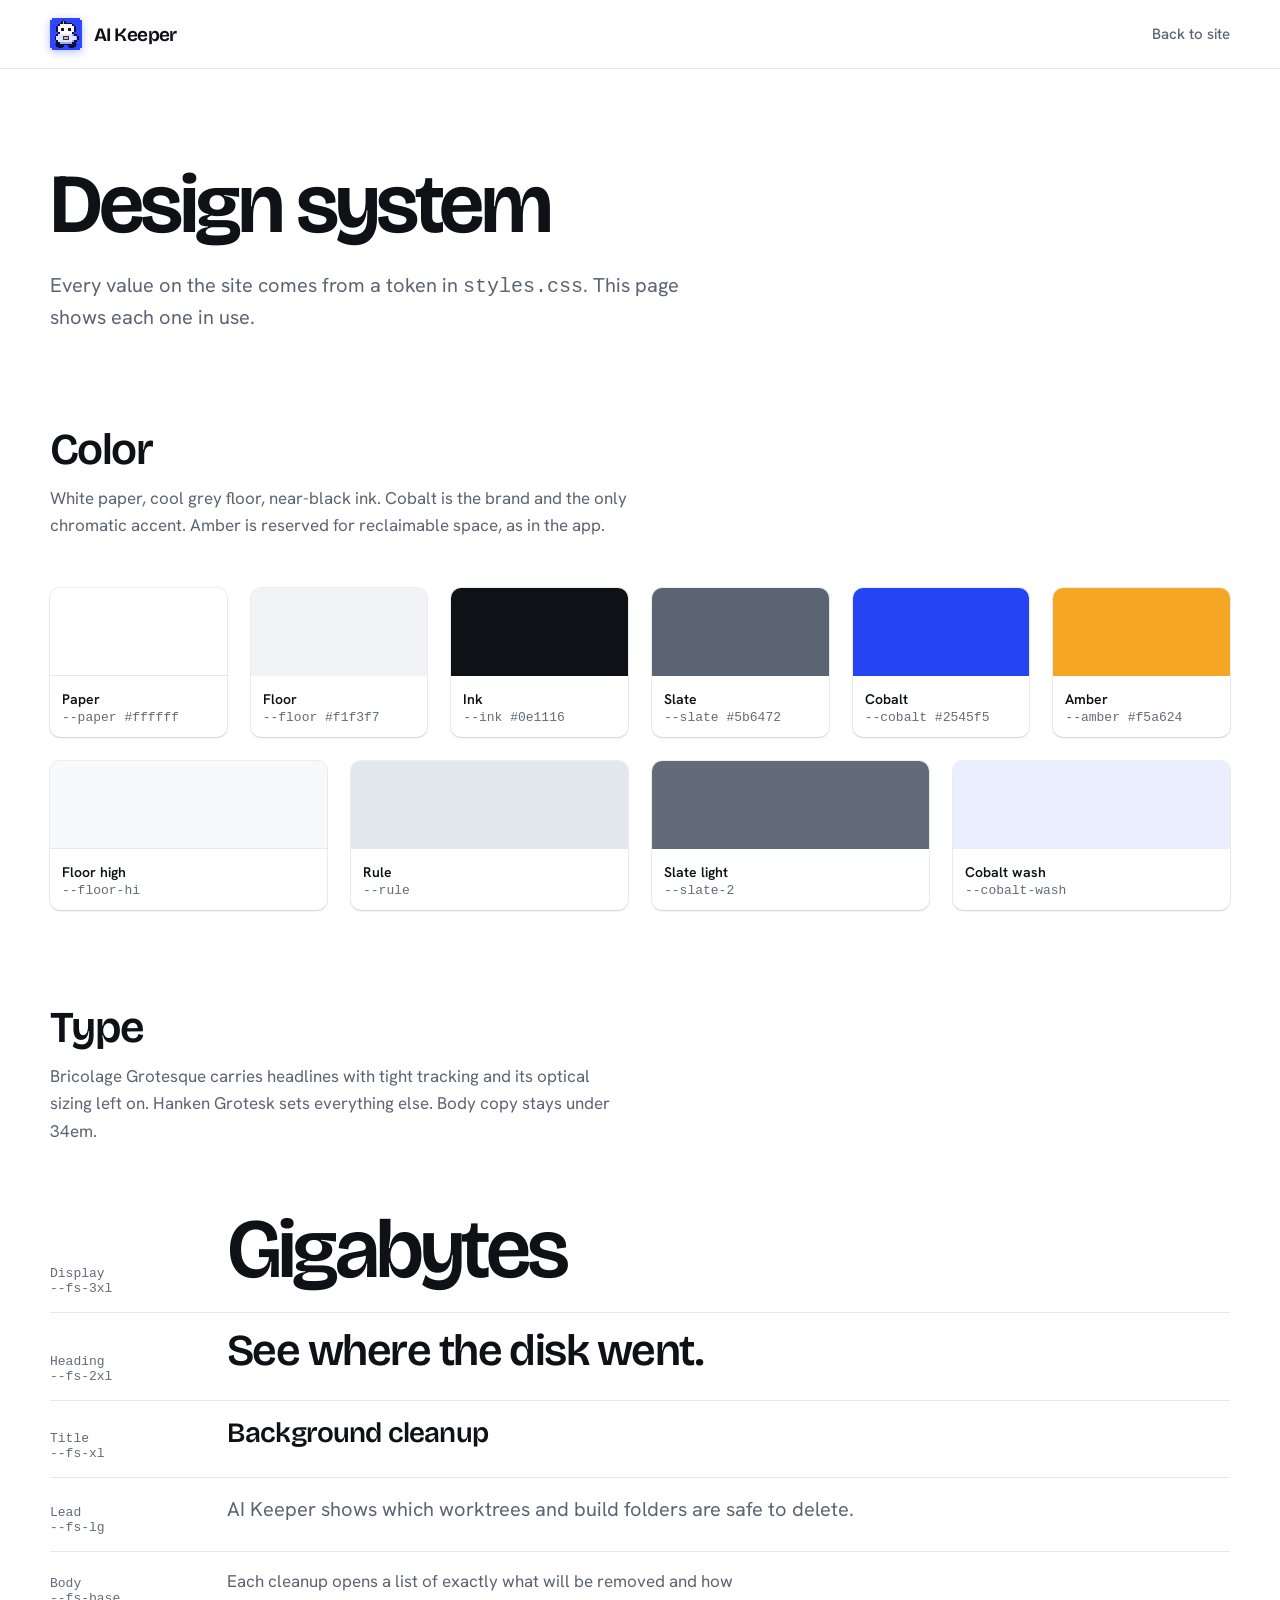
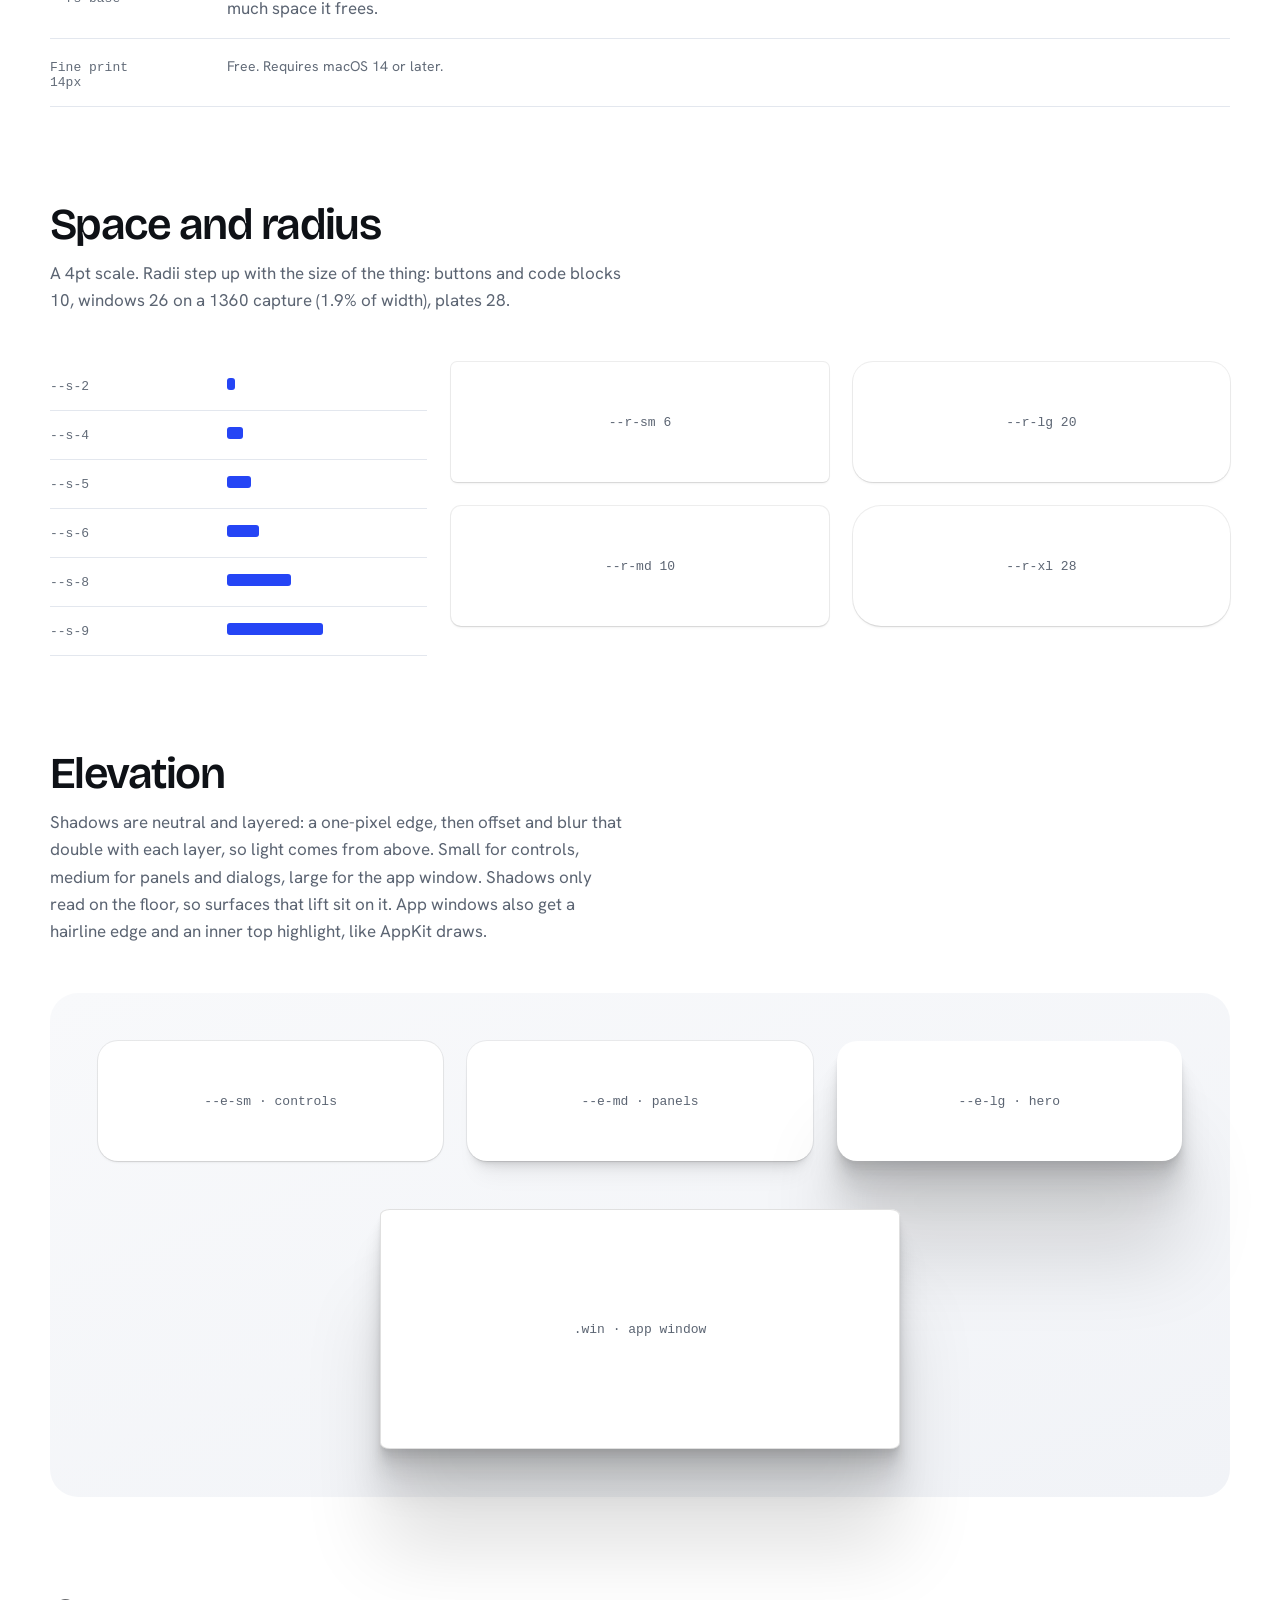
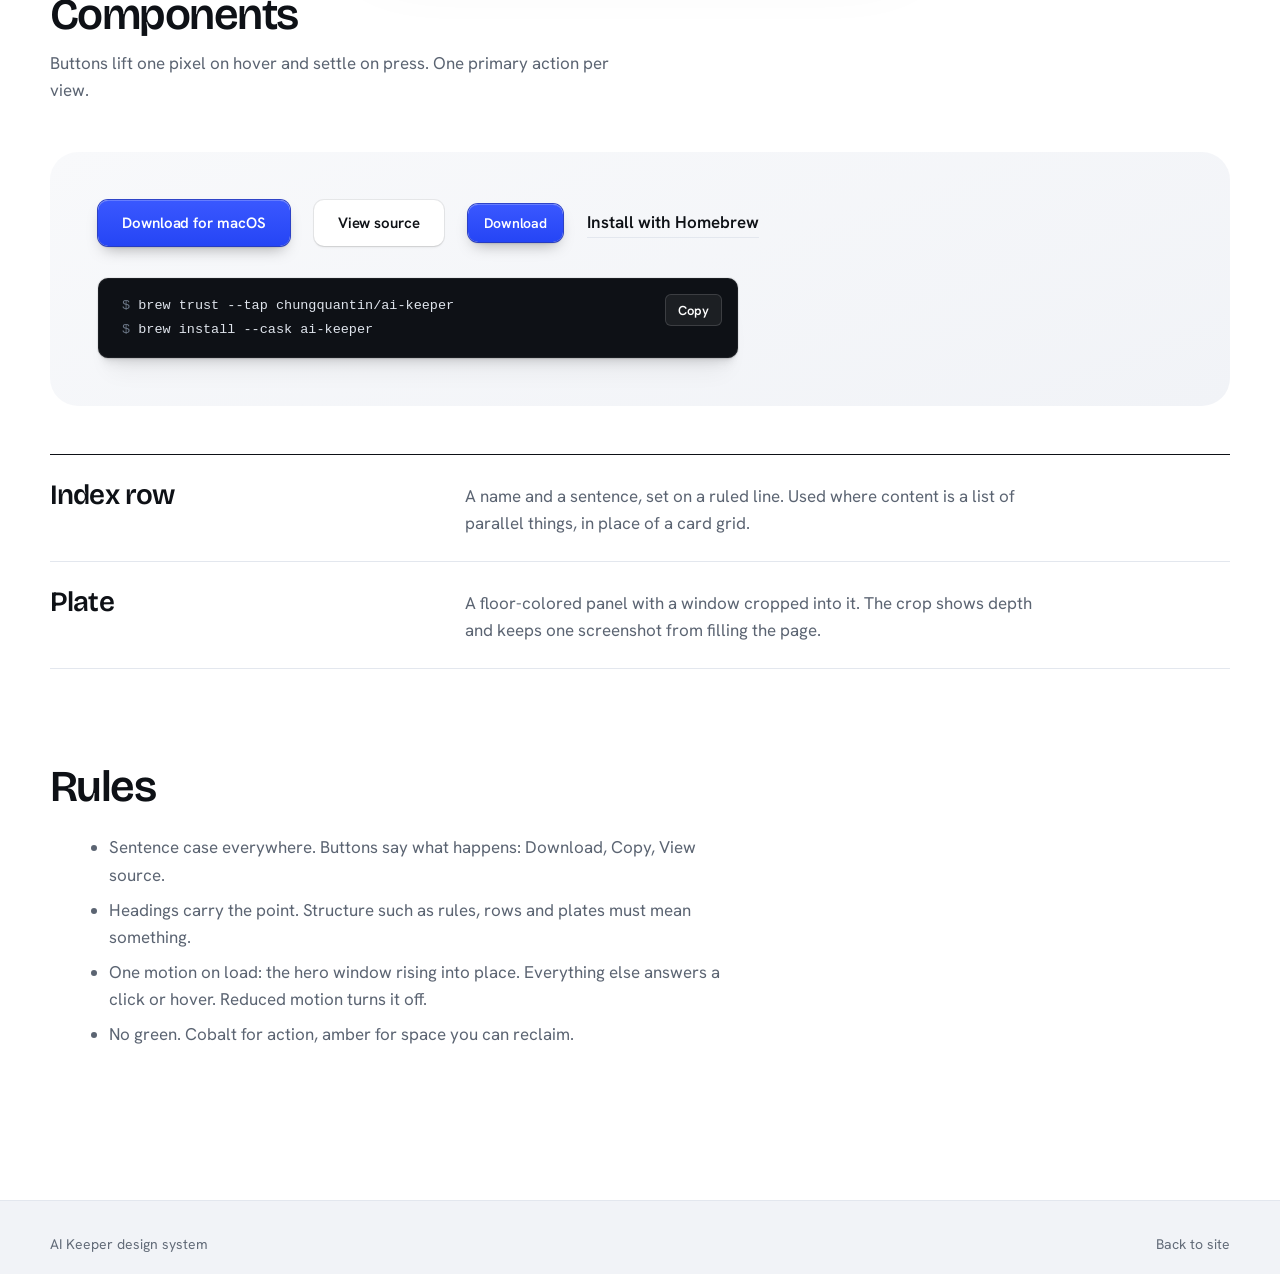
<file: site/design-system.html>
<!doctype html>
<html lang="en">
<head>
<meta charset="utf-8">
<meta name="viewport" content="width=device-width, initial-scale=1">
<title>AI Keeper design system</title>
<meta name="robots" content="noindex, follow">
<meta name="description" content="Color, type, space, elevation and components used by the AI Keeper site.">
<link rel="icon" href="favicon.svg?v=3" type="image/svg+xml">
<link rel="icon" href="favicon-32.png?v=3" type="image/png" sizes="32x32">
<link rel="icon" href="favicon-192.png?v=3" type="image/png" sizes="192x192">
<link rel="shortcut icon" href="favicon.ico?v=3">
<link rel="apple-touch-icon" href="apple-touch-icon.png?v=3">
<link rel="preconnect" href="https://fonts.googleapis.com">
<link rel="preconnect" href="https://fonts.gstatic.com" crossorigin>
<link href="https://fonts.googleapis.com/css2?family=Bricolage+Grotesque:opsz,wght@12..96,500..700&family=Hanken+Grotesk:wght@400;500;600&display=swap" rel="stylesheet">
<link rel="stylesheet" href="styles.css">
<style>
  .ds h2 { margin-bottom: var(--s-3); }
  .ds .intro { max-width: 34em; margin-bottom: var(--s-7); }
  .ds-block { padding-top: var(--s-9); }
  .ds-grid { display: grid; gap: var(--s-5); }
  .ds-grid.c3 { grid-template-columns: repeat(3, minmax(0, 1fr)); }
  .ds-grid.c4 { grid-template-columns: repeat(4, minmax(0, 1fr)); }
  .ds-grid.c6 { grid-template-columns: repeat(6, minmax(0, 1fr)); }
  .sw { border-radius: var(--r-md); box-shadow: var(--e-1); overflow: hidden; background: var(--paper); }
  .sw i { display: block; height: 88px; }
  .sw b { display: block; padding: var(--s-3) var(--s-3) 0; color: var(--ink); font-weight: 600; font-size: 14px; }
  .sw span { display: block; padding: 0 var(--s-3) var(--s-3); font: 13px var(--font-code); color: var(--slate-2); }
  .spec { display: grid; grid-template-columns: 9em 1fr; gap: var(--s-5); align-items: baseline; padding: var(--s-4) 0; border-bottom: 1px solid var(--rule); }
  .spec small { font: 13px var(--font-code); color: var(--slate-2); }
  .floor { background: linear-gradient(160deg, var(--floor-hi), var(--floor)); border-radius: var(--r-xl); padding: var(--s-7); }
  .lift { height: 120px; border-radius: var(--r-lg); background: var(--paper); display: grid; place-items: center; font: 13px var(--font-code); color: var(--slate); }
  .bar { height: 12px; background: var(--cobalt); border-radius: 3px; }
  .rules li { margin-left: 1.1em; margin-bottom: var(--s-2); max-width: 36em; }
  @media (max-width: 900px) { .ds-grid.c3, .ds-grid.c4 { grid-template-columns: 1fr 1fr; } .ds-grid.c6 { grid-template-columns: repeat(3, 1fr); } .spec { grid-template-columns: 1fr; gap: var(--s-1); } .floor { padding: var(--s-5); } }
</style>
</head>
<body>
<header class="nav">
  <div class="wrap">
    <a class="brand" href="./"><img src="favicon.svg" alt="" width="32" height="32">AI Keeper</a>
    <nav class="nav-links" aria-label="Main"><a href="./">Back to site</a></nav>
  </div>
</header>

<main class="ds wrap">
  <section class="hero" style="padding-bottom:0">
    <h1 style="max-width:8em">Design system</h1>
    <p class="lead" style="margin-top:var(--s-5)">Every value on the site comes from a token in <code>styles.css</code>. This page shows each one in use.</p>
  </section>

  <section class="ds-block">
    <h2>Color</h2>
    <p class="intro">White paper, cool grey floor, near-black ink. Cobalt is the brand and the only chromatic accent. Amber is reserved for reclaimable space, as in the app.</p>
    <div class="ds-grid c6">
      <div class="sw"><i style="background:var(--paper);box-shadow:inset 0 -1px 0 var(--rule)"></i><b>Paper</b><span>--paper #ffffff</span></div>
      <div class="sw"><i style="background:var(--floor)"></i><b>Floor</b><span>--floor #f1f3f7</span></div>
      <div class="sw"><i style="background:var(--ink)"></i><b>Ink</b><span>--ink #0e1116</span></div>
      <div class="sw"><i style="background:var(--slate)"></i><b>Slate</b><span>--slate #5b6472</span></div>
      <div class="sw"><i style="background:var(--cobalt)"></i><b>Cobalt</b><span>--cobalt #2545f5</span></div>
      <div class="sw"><i style="background:var(--amber)"></i><b>Amber</b><span>--amber #f5a624</span></div>
    </div>
    <div class="ds-grid c4" style="margin-top:var(--s-5)">
      <div class="sw"><i style="background:var(--floor-hi);box-shadow:inset 0 -1px 0 var(--rule)"></i><b>Floor high</b><span>--floor-hi</span></div>
      <div class="sw"><i style="background:var(--rule)"></i><b>Rule</b><span>--rule</span></div>
      <div class="sw"><i style="background:var(--slate-2)"></i><b>Slate light</b><span>--slate-2</span></div>
      <div class="sw"><i style="background:var(--cobalt-wash)"></i><b>Cobalt wash</b><span>--cobalt-wash</span></div>
    </div>
  </section>

  <section class="ds-block">
    <h2>Type</h2>
    <p class="intro">Bricolage Grotesque carries headlines with tight tracking and its optical sizing left on. Hanken Grotesk sets everything else. Body copy stays under 34em.</p>
    <div class="spec"><small>Display<br>--fs-3xl</small><div class="display" style="font-size:var(--fs-3xl);letter-spacing:-0.045em;line-height:.98">Gigabytes</div></div>
    <div class="spec"><small>Heading<br>--fs-2xl</small><h2 style="margin:0">See where the disk went.</h2></div>
    <div class="spec"><small>Title<br>--fs-xl</small><h3 style="font-size:var(--fs-xl);letter-spacing:-0.03em">Background cleanup</h3></div>
    <div class="spec"><small>Lead<br>--fs-lg</small><p class="lead">AI Keeper shows which worktrees and build folders are safe to delete.</p></div>
    <div class="spec"><small>Body<br>--fs-base</small><p class="prose">Each cleanup opens a list of exactly what will be removed and how much space it frees.</p></div>
    <div class="spec"><small>Fine print<br>14px</small><p class="fine">Free. Requires macOS 14 or later.</p></div>
  </section>

  <section class="ds-block">
    <h2>Space and radius</h2>
    <p class="intro">A 4pt scale. Radii step up with the size of the thing: buttons and code blocks 10, windows 26 on a 1360 capture (1.9% of width), plates 28.</p>
    <div class="ds-grid c3">
      <div>
        <div class="spec"><small>--s-2</small><div class="bar" style="width:8px"></div></div>
        <div class="spec"><small>--s-4</small><div class="bar" style="width:16px"></div></div>
        <div class="spec"><small>--s-5</small><div class="bar" style="width:24px"></div></div>
        <div class="spec"><small>--s-6</small><div class="bar" style="width:32px"></div></div>
        <div class="spec"><small>--s-8</small><div class="bar" style="width:64px"></div></div>
        <div class="spec"><small>--s-9</small><div class="bar" style="width:96px"></div></div>
      </div>
      <div class="ds-grid" style="align-content:start">
        <div class="lift" style="border-radius:var(--r-sm);box-shadow:var(--e-1)">--r-sm 6</div>
        <div class="lift" style="border-radius:var(--r-md);box-shadow:var(--e-1)">--r-md 10</div>
      </div>
      <div class="ds-grid" style="align-content:start">
        <div class="lift" style="border-radius:var(--r-lg);box-shadow:var(--e-1)">--r-lg 20</div>
        <div class="lift" style="border-radius:var(--r-xl);box-shadow:var(--e-1)">--r-xl 28</div>
      </div>
    </div>
  </section>

  <section class="ds-block">
    <h2>Elevation</h2>
    <p class="intro">Shadows are neutral and layered: a one-pixel edge, then offset and blur that double with each layer, so light comes from above. Small for controls, medium for panels and dialogs, large for the app window. Shadows only read on the floor, so surfaces that lift sit on it. App windows also get a hairline edge and an inner top highlight, like AppKit draws.</p>
    <div class="floor">
      <div class="ds-grid c3">
        <div class="lift" style="box-shadow:var(--e-sm)">--e-sm · controls</div>
        <div class="lift" style="box-shadow:var(--e-md)">--e-md · panels</div>
        <div class="lift" style="box-shadow:var(--e-lg)">--e-lg · hero</div>
      </div>
      <div style="margin-top:var(--s-7);display:grid;place-items:center">
        <div class="win win-lg" style="width:min(100%,520px);height:240px;display:grid;place-items:center;font:13px var(--font-code);color:var(--slate)">.win · app window</div>
      </div>
    </div>
  </section>

  <section class="ds-block">
    <h2>Components</h2>
    <p class="intro">Buttons lift one pixel on hover and settle on press. One primary action per view.</p>
    <div class="floor">
      <div class="hero-actions" style="margin-bottom:var(--s-6)">
        <a class="btn btn-primary" href="#">Download for macOS</a>
        <a class="btn" href="#">View source</a>
        <a class="btn btn-primary btn-sm" href="#">Download</a>
        <a class="link" href="#">Install with Homebrew</a>
      </div>
      <div class="cmd"><code><span class="p">$ </span>brew trust --tap chungquantin/ai-keeper
<span class="p">$ </span>brew install --cask ai-keeper</code><button class="copy" type="button">Copy</button></div>
    </div>
    <div class="index" style="margin-top:var(--s-7)">
      <div class="index-row"><h3>Index row</h3><p>A name and a sentence, set on a ruled line. Used where content is a list of parallel things, in place of a card grid.</p></div>
      <div class="index-row"><h3>Plate</h3><p>A floor-colored panel with a window cropped into it. The crop shows depth and keeps one screenshot from filling the page.</p></div>
    </div>
  </section>

  <section class="ds-block" style="padding-bottom:var(--s-10)">
    <h2>Rules</h2>
    <ul class="rules" style="margin-top:var(--s-5)">
      <li>Sentence case everywhere. Buttons say what happens: Download, Copy, View source.</li>
      <li>Headings carry the point. Structure such as rules, rows and plates must mean something.</li>
      <li>One motion on load: the hero window rising into place. Everything else answers a click or hover. Reduced motion turns it off.</li>
      <li>No green. Cobalt for action, amber for space you can reclaim.</li>
    </ul>
  </section>
</main>

<footer class="foot"><div class="wrap"><span>AI Keeper design system</span><nav aria-label="Footer"><a href="./">Back to site</a></nav></div></footer>
</body>
</html>
</file>
<file: site/styles.css>
/* AI Keeper design system
   Tokens first, then base, then components. Documented live in design-system.html.
   Light only. Cobalt is the brand, amber marks reclaimable space and nothing else. */

/* ---------- Tokens ---------- */
:root {
  /* Color: surfaces */
  --paper: #ffffff;
  --floor: #f1f3f7;         /* the desk the windows sit on */
  --floor-hi: #f8f9fb;      /* lighter end of the floor gradient */
  --rule: #e3e7ee;
  /* Color: text */
  --ink: #0e1116;
  --ink-2: #2b313b;
  --slate: #5b6472;
  --slate-2: #626b78;
  /* Color: brand */
  --cobalt: #2545f5;
  --cobalt-deep: #1a31c4;
  --cobalt-wash: #eaeeff;
  --amber: #f5a624;

  /* Type */
  --font-display: "Bricolage Grotesque", "Helvetica Neue", Arial, sans-serif;
  --font-body: "Hanken Grotesk", -apple-system, BlinkMacSystemFont, "Segoe UI", sans-serif;
  --font-code: ui-monospace, "SF Mono", Menlo, Consolas, monospace;
  --fs-sm: 0.9375rem;            /* 15 */
  --fs-base: 1.0625rem;          /* 17 */
  --fs-lg: 1.25rem;              /* 20 */
  --fs-xl: 1.75rem;              /* 28 */
  --fs-2xl: clamp(2rem, 3.6vw, 2.75rem);     /* section heading */
  --fs-3xl: clamp(2.625rem, 6.6vw, 5.25rem); /* hero */

  /* Space: 4pt scale */
  --s-1: 4px; --s-2: 8px; --s-3: 12px; --s-4: 16px; --s-5: 24px; --s-6: 32px;
  --s-7: 48px; --s-8: 64px; --s-9: 96px; --s-10: 144px;

  /* Radius */
  --r-sm: 6px; --r-md: 10px; --r-lg: 20px; --r-xl: 28px;

  /* Elevation. Neutral, layered: a 1px edge, then doubling offset and blur so light reads as
     coming from above. sm for controls, md for panels, lg for the app window. */
  --e-sm: 0 2px 3px -1px rgb(0 0 0 / .10), 0 1px 0 rgb(25 28 33 / .02), 0 0 0 1px rgb(25 28 33 / .08);
  --e-md: 0 0 0 1px rgb(0 0 0 / .06), 0 1px 1px -0.5px rgb(0 0 0 / .06), 0 3px 3px -1.5px rgb(0 0 0 / .06), 0 6px 6px -3px rgb(0 0 0 / .06), 0 12px 12px -6px rgb(0 0 0 / .06), 0 24px 24px -12px rgb(0 0 0 / .06);
  --e-lg: 0 2.8px 2.2px rgb(0 0 0 / .034), 0 6.7px 5.3px rgb(0 0 0 / .048), 0 12.5px 10px rgb(0 0 0 / .06), 0 22.3px 17.9px rgb(0 0 0 / .072), 0 41.8px 33.4px rgb(0 0 0 / .086), 0 100px 80px rgb(0 0 0 / .12);
  --e-1: var(--e-sm);
  --e-2: var(--e-sm);
  --e-3: var(--e-md);
  --e-brand: 0 0 0 1px rgb(26 49 196 / .9), inset 0 1px 0 rgb(255 255 255 / .22), 0 1px 2px rgb(0 0 0 / .25), 0 8px 16px -6px rgb(0 0 0 / .35);

  --ease: cubic-bezier(.2, .7, .2, 1);
  --wrap: 1180px;
}

/* ---------- Base ---------- */
*, *::before, *::after { box-sizing: border-box; }
* { margin: 0; }
html { scroll-behavior: smooth; -webkit-text-size-adjust: 100%; }
body {
  font: 400 var(--fs-base)/1.6 var(--font-body);
  color: var(--slate);
  background: var(--paper);
  -webkit-font-smoothing: antialiased;
  overflow-x: clip;
}
img { display: block; max-width: 100%; height: auto; }
a { color: inherit; text-decoration: none; }
:focus-visible { outline: 2px solid var(--cobalt); outline-offset: 3px; border-radius: var(--r-sm); }
::selection { background: var(--cobalt-wash); color: var(--ink); }

.wrap { width: min(var(--wrap), 100% - 2 * var(--s-5)); margin-inline: auto; }

/* ---------- Type ---------- */
.display, h1, h2, h3 {
  font-family: var(--font-display);
  font-optical-sizing: auto;
  font-weight: 600;
  color: var(--ink);
  letter-spacing: -0.035em;
  line-height: 1.02;
  text-wrap: balance;
}
h1 { font-size: var(--fs-3xl); letter-spacing: -0.045em; font-weight: 650; line-height: .98; }
h2 { font-size: var(--fs-2xl); }
h3 { font-size: var(--fs-lg); letter-spacing: -0.02em; line-height: 1.2; }
.lead { font-size: var(--fs-lg); line-height: 1.5; color: var(--slate); max-width: 34em; text-wrap: pretty; }
.prose { max-width: 32em; text-wrap: pretty; }
.prose + .prose { margin-top: var(--s-4); }

/* ---------- Buttons ---------- */
.btn {
  display: inline-flex; align-items: center; justify-content: center; gap: var(--s-2);
  height: 46px; padding: 0 var(--s-5); border-radius: var(--r-md);
  font: 600 var(--fs-sm)/1 var(--font-body); letter-spacing: -0.005em;
  color: var(--ink); background: var(--paper); box-shadow: var(--e-2);
  border: 0; cursor: pointer; transition: transform .18s var(--ease), box-shadow .18s var(--ease), background .18s;
}
.btn:hover { transform: translateY(-1px); box-shadow: var(--e-3); }
.btn:active { transform: translateY(0); box-shadow: var(--e-1); }
.btn-primary { color: #fff; background: linear-gradient(180deg, #3a58ff, var(--cobalt)); box-shadow: var(--e-brand); }
.btn-primary:hover { box-shadow: var(--e-brand), 0 14px 24px -10px rgb(0 0 0 / .4); }
.btn-sm { height: 38px; padding: 0 var(--s-4); font-size: 14px; }
.link { color: var(--ink); font-weight: 600; border-bottom: 1.5px solid var(--rule); transition: border-color .15s; }
.link:hover { border-color: var(--cobalt); }

/* ---------- Command block ---------- */
.cmd {
  display: flex; align-items: flex-start; gap: var(--s-4); justify-content: space-between;
  padding: var(--s-4) var(--s-4) var(--s-4) var(--s-5);
  border-radius: var(--r-md); background: var(--ink); color: #dfe4ec;
  font: 450 13.5px/1.75 var(--font-code); max-width: 640px;
  box-shadow: 0 0 0 1px rgb(255 255 255 / .06) inset, var(--e-3);
}
.cmd code { white-space: pre-wrap; word-break: break-word; min-width: 0; }
.cmd .p { color: #6b7686; user-select: none; }
.copy {
  flex: none; height: 32px; padding: 0 var(--s-3); border-radius: var(--r-sm);
  border: 1px solid rgb(255 255 255 / .14); background: rgb(255 255 255 / .06); color: #fff;
  font: 600 13px var(--font-body); cursor: pointer; transition: background .15s;
}
.copy:hover { background: rgb(255 255 255 / .14); }

/* ---------- Nav ---------- */
.nav { position: sticky; top: 0; z-index: 20; background: rgb(255 255 255 / .82); -webkit-backdrop-filter: saturate(1.6) blur(16px); backdrop-filter: saturate(1.6) blur(16px); box-shadow: 0 1px 0 var(--rule); }
.nav .wrap { display: flex; align-items: center; gap: var(--s-6); height: 68px; }
.brand { display: flex; align-items: center; gap: var(--s-3); font: 650 19px/1 var(--font-display); letter-spacing: -0.03em; color: var(--ink); }
.brand img { width: 32px; height: 32px; filter: drop-shadow(0 2px 4px rgb(37 69 245 / .35)); }
.nav-links { display: flex; align-items: center; gap: var(--s-6); margin-left: auto; font-size: var(--fs-sm); font-weight: 500; }
.nav-links a:not(.btn):hover { color: var(--ink); }

/* ---------- Hero ---------- */
.hero { padding: var(--s-9) 0 0; }
.hero-head { display: grid; grid-template-columns: minmax(0, 1.25fr) minmax(0, 1fr); gap: var(--s-8); align-items: end; }
.hero h1 { max-width: 9.5em; }
.hero-side { display: grid; gap: var(--s-5); padding-bottom: var(--s-2); }
.hero-actions { display: flex; flex-wrap: wrap; align-items: center; gap: var(--s-5); }
.fine { font-size: 14px; color: var(--slate-2); }

/* The floor: a cool grey band the windows sit on, so shadows have something to fall on. */
.stage { position: relative; margin-top: var(--s-8); padding-bottom: var(--s-9); }
.stage::before { content: ""; position: absolute; inset: 38% 0 0; background: linear-gradient(180deg, var(--paper) 0, var(--floor-hi) 12%, var(--floor) 78%, var(--paper) 100%); }
.stage .wrap { position: relative; }
/* A macOS window: corners are a percentage of the width (26pt on a 1360pt capture), a hairline edge and
   an inner top highlight like AppKit draws, and the neutral layered shadow. */
.win { position: relative; width: 100%; border-radius: 1.88% / 2.6%; box-shadow: var(--e-md); background: #fff; }
.win img { width: 100%; border-radius: inherit; }
.win::after { content: ""; position: absolute; inset: 0; border-radius: inherit; pointer-events: none;
  box-shadow: inset 0 0 0 1px rgb(0 0 0 / .12), inset 0 1px 0 rgb(255 255 255 / .55); }
.win-lg { box-shadow: var(--e-lg); }
.win-dialog { border-radius: 4.73% / 6.34%; max-width: 540px; }
.rise { animation: rise .9s var(--ease) both; animation-delay: .1s; }
@keyframes rise { from { opacity: 0; transform: translateY(24px); } to { opacity: 1; transform: none; } }

/* ---------- Sections ---------- */
.section { padding-top: var(--s-10); }
.split { display: grid; grid-template-columns: minmax(0, 4fr) minmax(0, 8fr); gap: var(--s-8); align-items: start; }
.split-flip { grid-template-columns: minmax(0, 8fr) minmax(0, 4fr); }
.split-flip .copy-col { order: 2; }
.copy-col { position: sticky; top: 108px; }
.copy-col h2 { margin-bottom: var(--s-5); }

/* A plate is the floor with a window set on it. */
.plate { border-radius: var(--r-xl); background: linear-gradient(160deg, var(--floor-hi), var(--floor)); padding: var(--s-8); box-shadow: 0 0 0 1px rgb(14 17 22 / .04) inset; }
.plate-pair { display: grid; grid-template-columns: 1fr 1fr; gap: var(--s-6); align-items: start; }
.plate-pair > :last-child { margin-top: var(--s-8); }
.plate-center { display: grid; place-items: center; }

.wide-head { display: grid; grid-template-columns: minmax(0, 7fr) minmax(0, 5fr); gap: var(--s-8); align-items: end; margin-bottom: var(--s-7); }

/* ---------- Video ---------- */
.video-frame { border-radius: var(--r-xl); overflow: hidden; box-shadow: var(--e-lg); background: var(--floor); aspect-ratio: 16 / 9; }
.video-frame video { display: block; width: 100%; height: 100%; object-fit: cover; }

/* ---------- Terminal windows (the real keeper dashboard) ---------- */
.term { background: #0d0e12; border-radius: 10px; overflow: hidden; box-shadow: var(--e-md); max-width: 100%; width: max-content; }
.term-lg { box-shadow: var(--e-lg); }
.term-bar { height: 28px; display: flex; align-items: center; padding: 0 16px; background: #15171d; border-bottom: 1px solid #23262f; font: 12px var(--font-code); color: #6f7886; }
.term pre { margin: 0; padding: 14px 18px 18px; color: #dce0e8; font: 12.5px/1.34 var(--font-code); overflow-x: auto; tab-size: 4; }
.term-fig { margin: var(--s-7) 0 0; }
.term-fig figcaption { margin-bottom: var(--s-3); color: var(--ink); font-weight: 600; }
.term-pair { display: grid; grid-template-columns: repeat(auto-fit, minmax(min(100%, 520px), max-content)); gap: 0 var(--s-7); align-items: start; }

/* The hero shows both surfaces: the terminal sits across the corner of the app window. */
.duo { position: relative; }
.term-hero { position: absolute; right: -28px; bottom: -64px; box-shadow: var(--e-lg); max-width: 56%; }
.term-hero pre { font-size: 12px; }

.cmds { margin: var(--s-7) 0 0; border-top: 1px solid var(--ink); display: grid; grid-template-columns: 1fr 1fr; column-gap: var(--s-7); }
.cmds > div { display: grid; grid-template-columns: minmax(0, 17em) minmax(0, 1fr); gap: var(--s-4); padding: var(--s-4) 0; border-bottom: 1px solid var(--rule); }
.cmds dt { font: 500 13.5px/1.5 var(--font-code); color: var(--ink); overflow-wrap: anywhere; }
.cmds dd { margin: 0; font-size: var(--fs-sm); }
.scripts { display: grid; grid-template-columns: minmax(0, 5fr) minmax(0, 7fr); gap: var(--s-8); align-items: start; margin-top: var(--s-9); }
.scripts h3 { font-size: var(--fs-xl); letter-spacing: -0.03em; margin-bottom: var(--s-3); }

/* ---------- Index: names and descriptions ---------- */
.index-title { margin-bottom: var(--s-7); max-width: 12em; }
.index { border-top: 1px solid var(--ink); }
.index-row { display: grid; grid-template-columns: minmax(0, 4fr) minmax(0, 8fr); gap: var(--s-6); padding: var(--s-5) 0; border-bottom: 1px solid var(--rule); transition: background .2s; }
.index-row h3 { font-size: var(--fs-xl); letter-spacing: -0.03em; }
.index-row p { max-width: 34em; padding-top: 4px; }

/* ---------- Closing ---------- */
.close { margin-top: var(--s-10); padding: var(--s-10) 0; background: linear-gradient(180deg, var(--paper), var(--floor)); }
.close h2 { font-size: var(--fs-3xl); letter-spacing: -0.045em; max-width: 8em; margin-bottom: var(--s-6); }
.close .lead { margin-bottom: var(--s-6); }
.close .hero-actions { margin-bottom: var(--s-6); }

.foot { padding: var(--s-6) 0; font-size: 14px; color: var(--slate-2); background: var(--floor); box-shadow: 0 -1px 0 var(--rule); }
.foot .wrap { display: flex; flex-wrap: wrap; gap: var(--s-5); align-items: center; }
.foot nav { margin-left: auto; display: flex; gap: var(--s-5); }
.foot a:hover { color: var(--ink); }

/* ---------- Responsive ---------- */
@media (max-width: 900px) {
  .hero { padding-top: var(--s-8); }
  .hero-head, .split, .split-flip, .wide-head, .index-row { grid-template-columns: 1fr; gap: var(--s-5); }
  .split-flip .copy-col { order: 0; }
  .copy-col { position: static; }
  .section { padding-top: var(--s-9); }
  .stage { margin-top: var(--s-7); padding-bottom: var(--s-8); }
  .plate { padding: var(--s-4); border-radius: var(--r-lg); }
  .plate-pair { grid-template-columns: 1fr; }
  .plate-pair > :last-child { margin-top: 0; }
  .nav-links a:not(.btn) { display: none; }
  .nav .wrap { height: 60px; }
  .close { margin-top: var(--s-9); padding: var(--s-9) 0; }
  .index-row { padding: var(--s-4) 0; gap: var(--s-2); }
  .cmds, .scripts { grid-template-columns: 1fr; }
  .cmds > div { grid-template-columns: 1fr; gap: var(--s-1); }
  .term-hero { position: static; margin-top: var(--s-5); max-width: 100%; }
}
@media (prefers-reduced-motion: reduce) {
  html { scroll-behavior: auto; }
  .rise { animation: none; }
  .btn { transition: none; }
}
</file>
